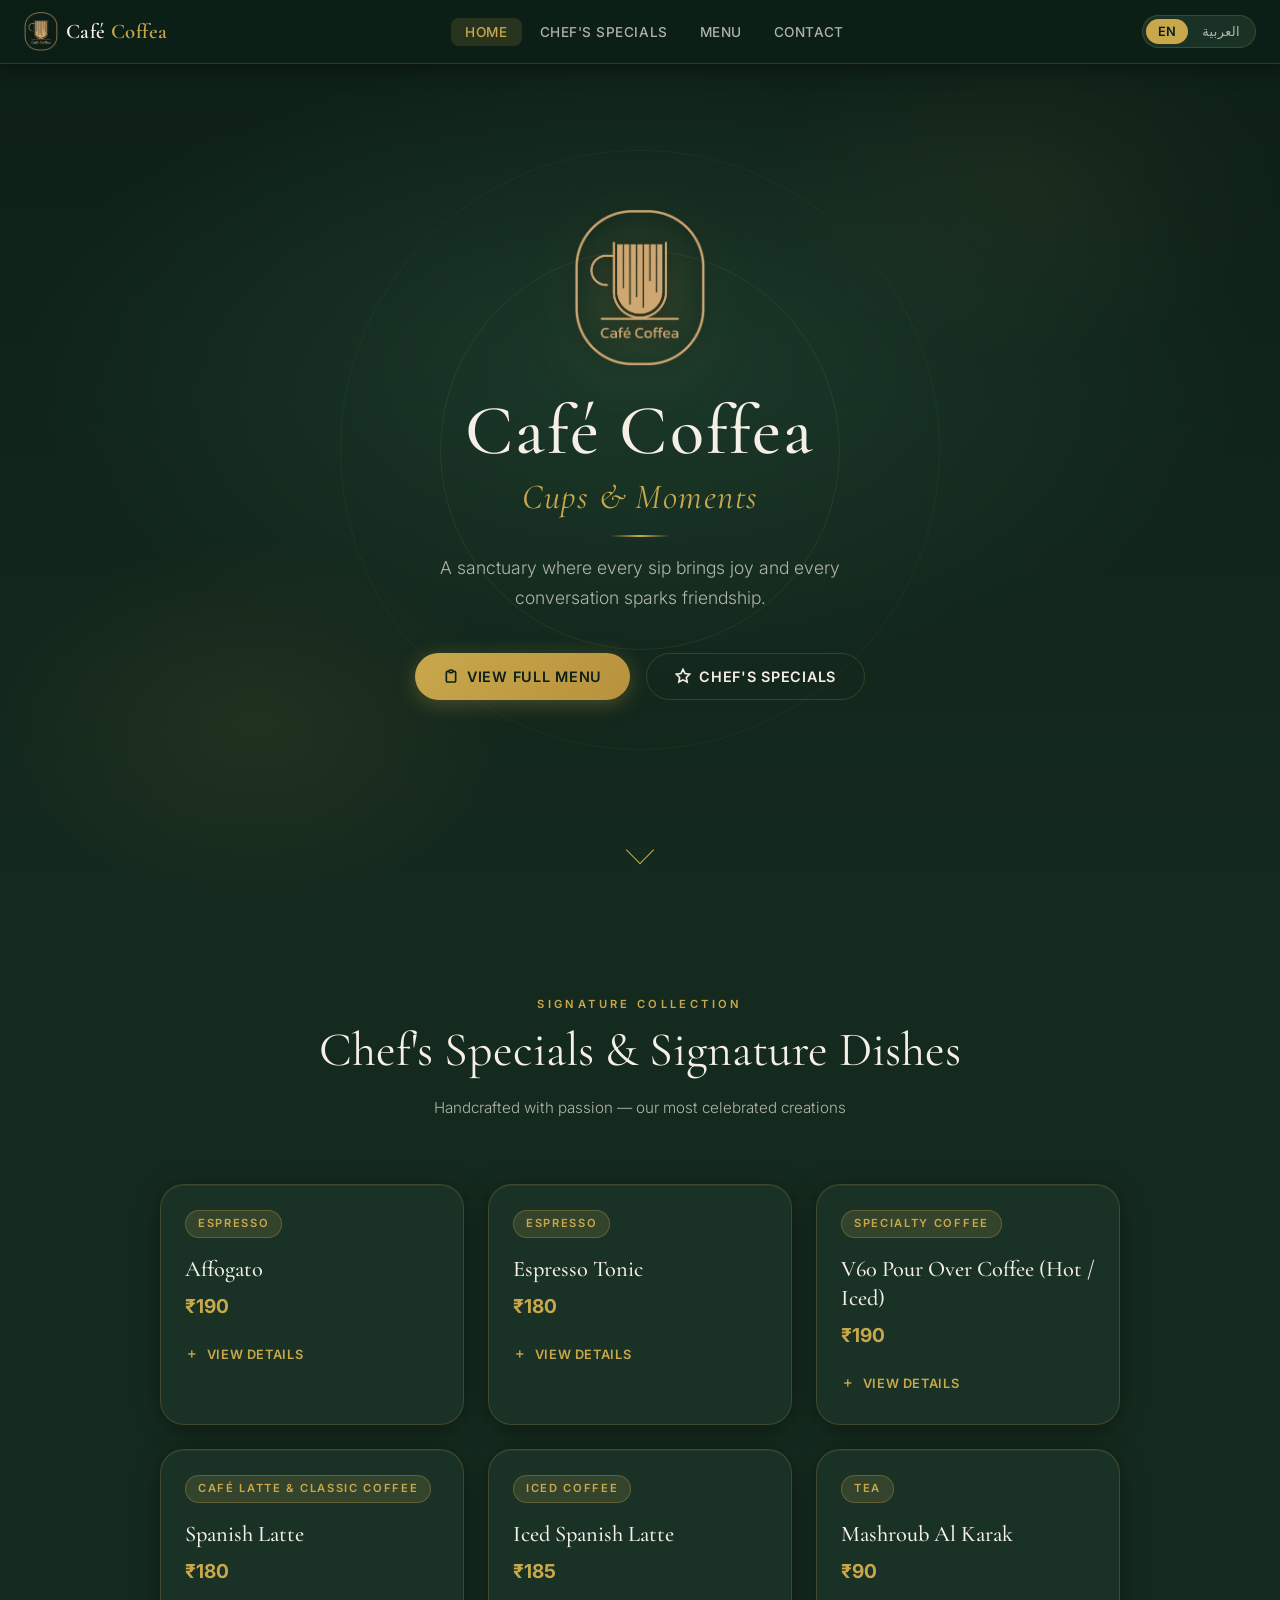
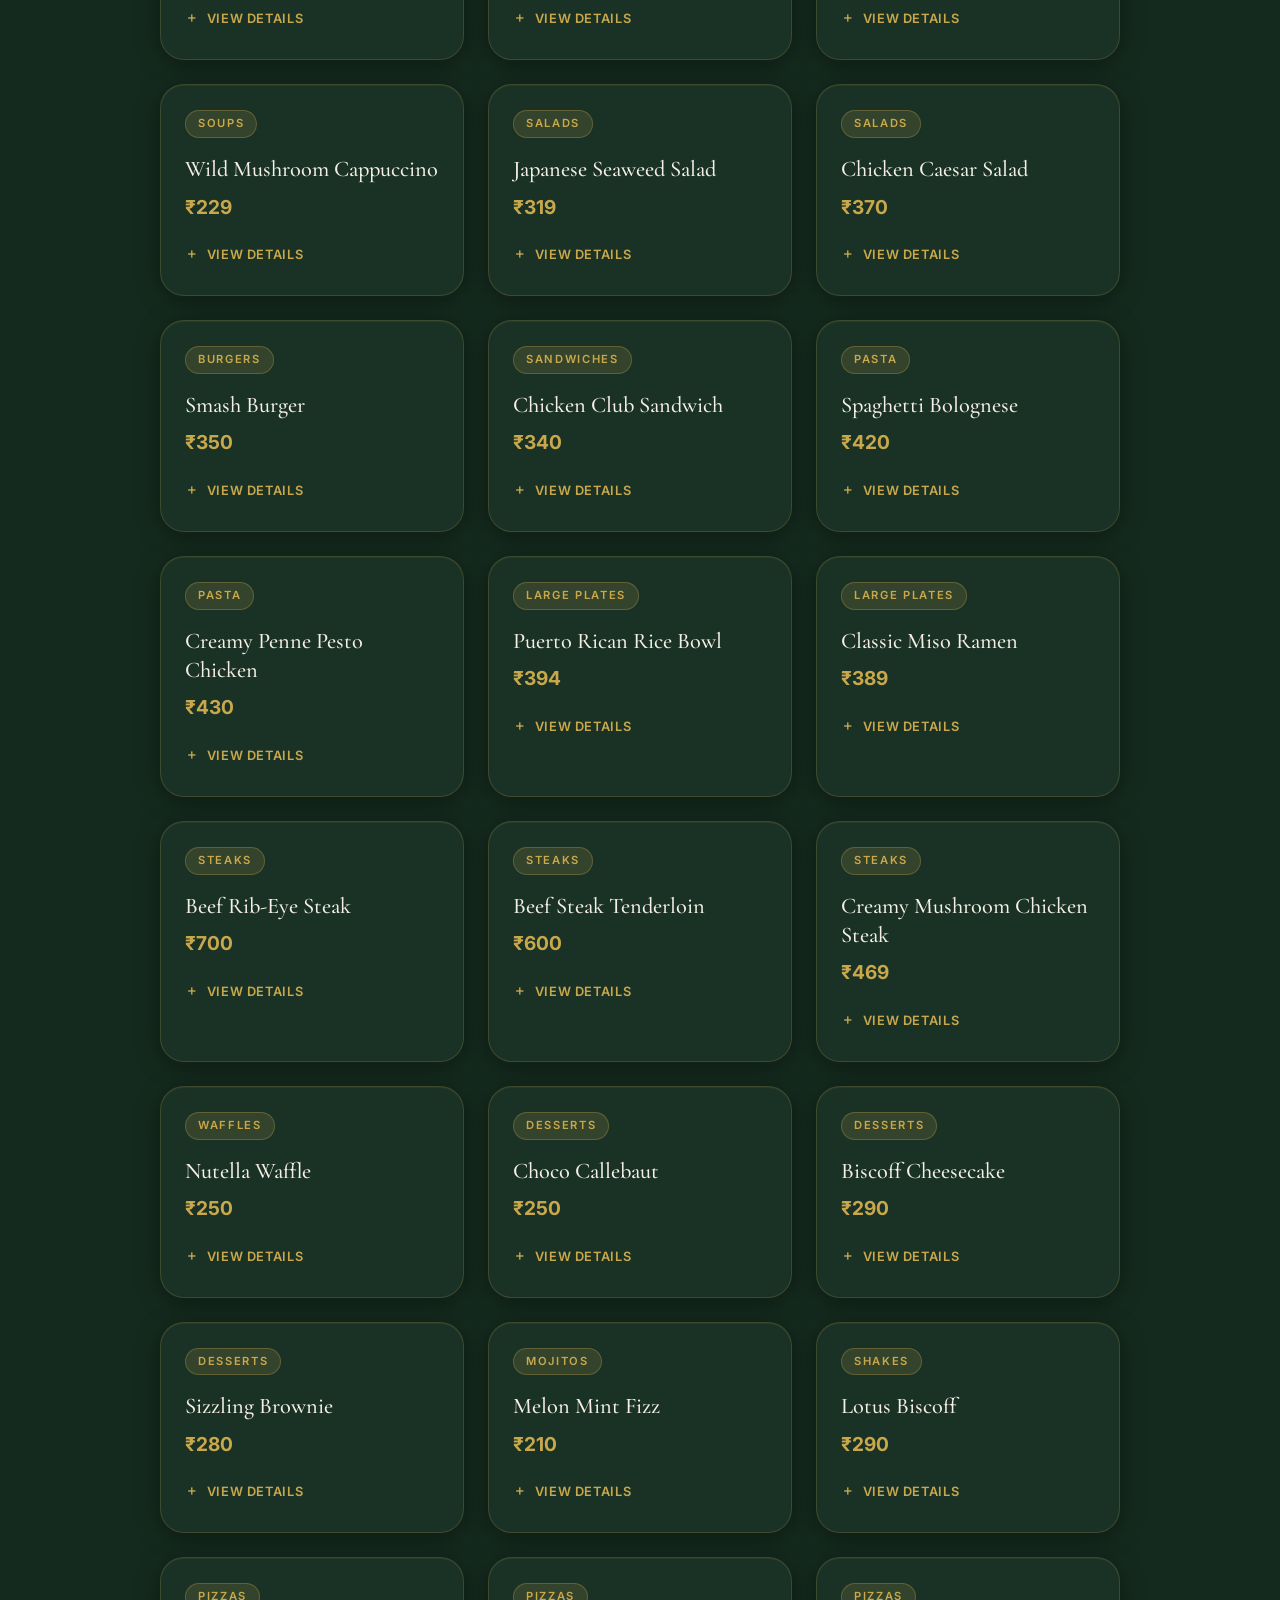
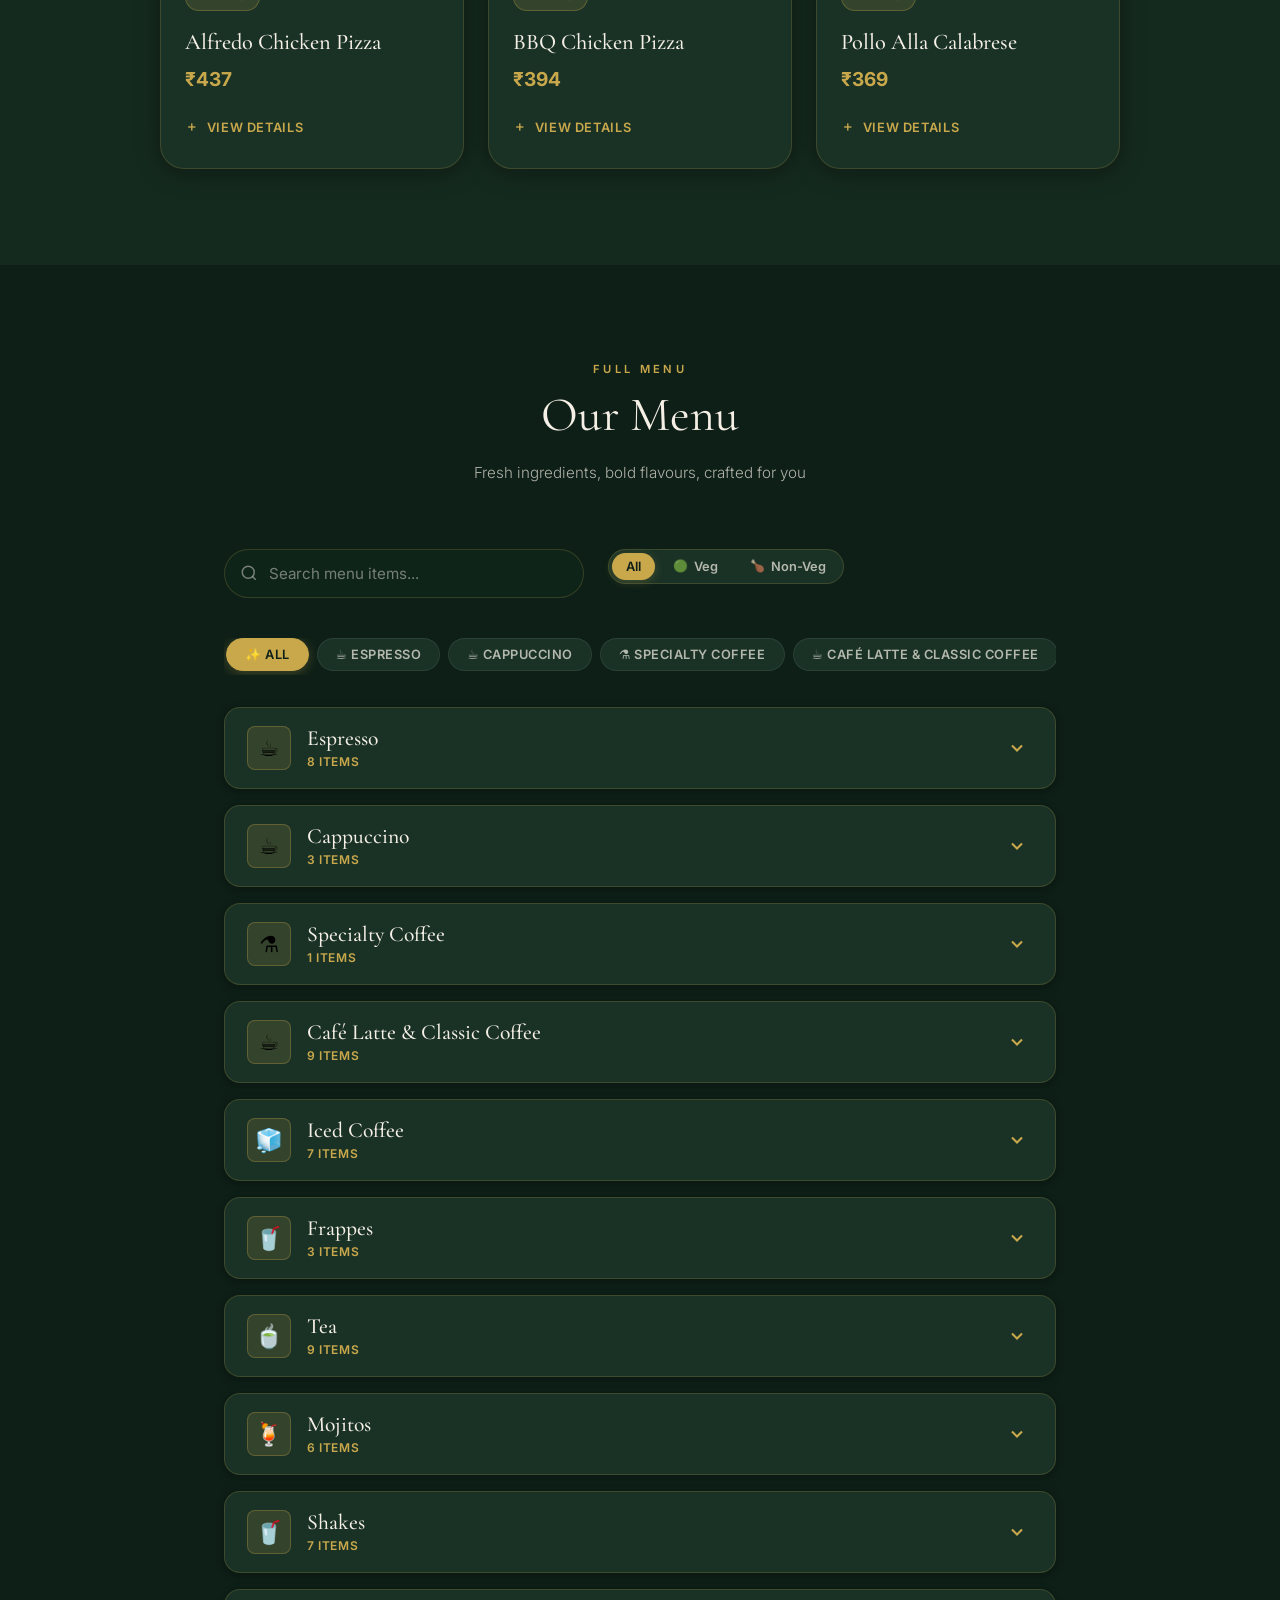
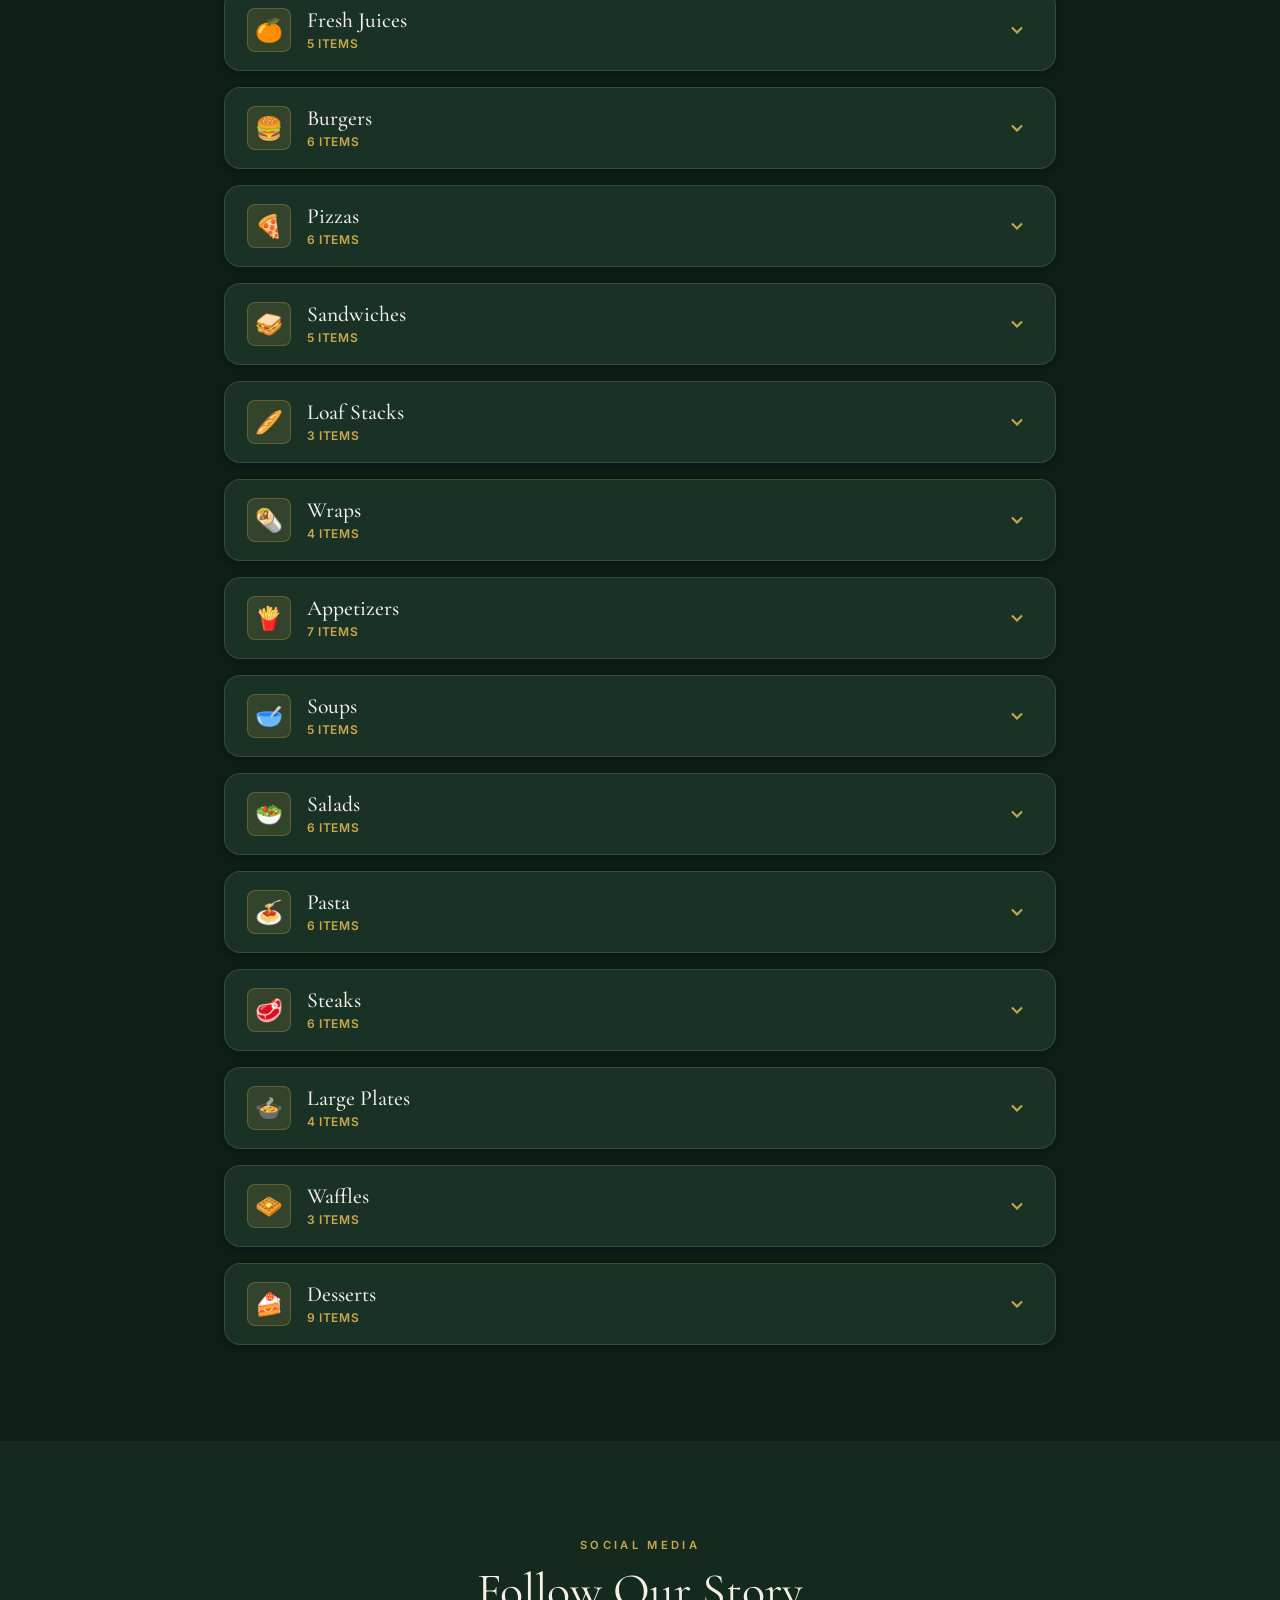
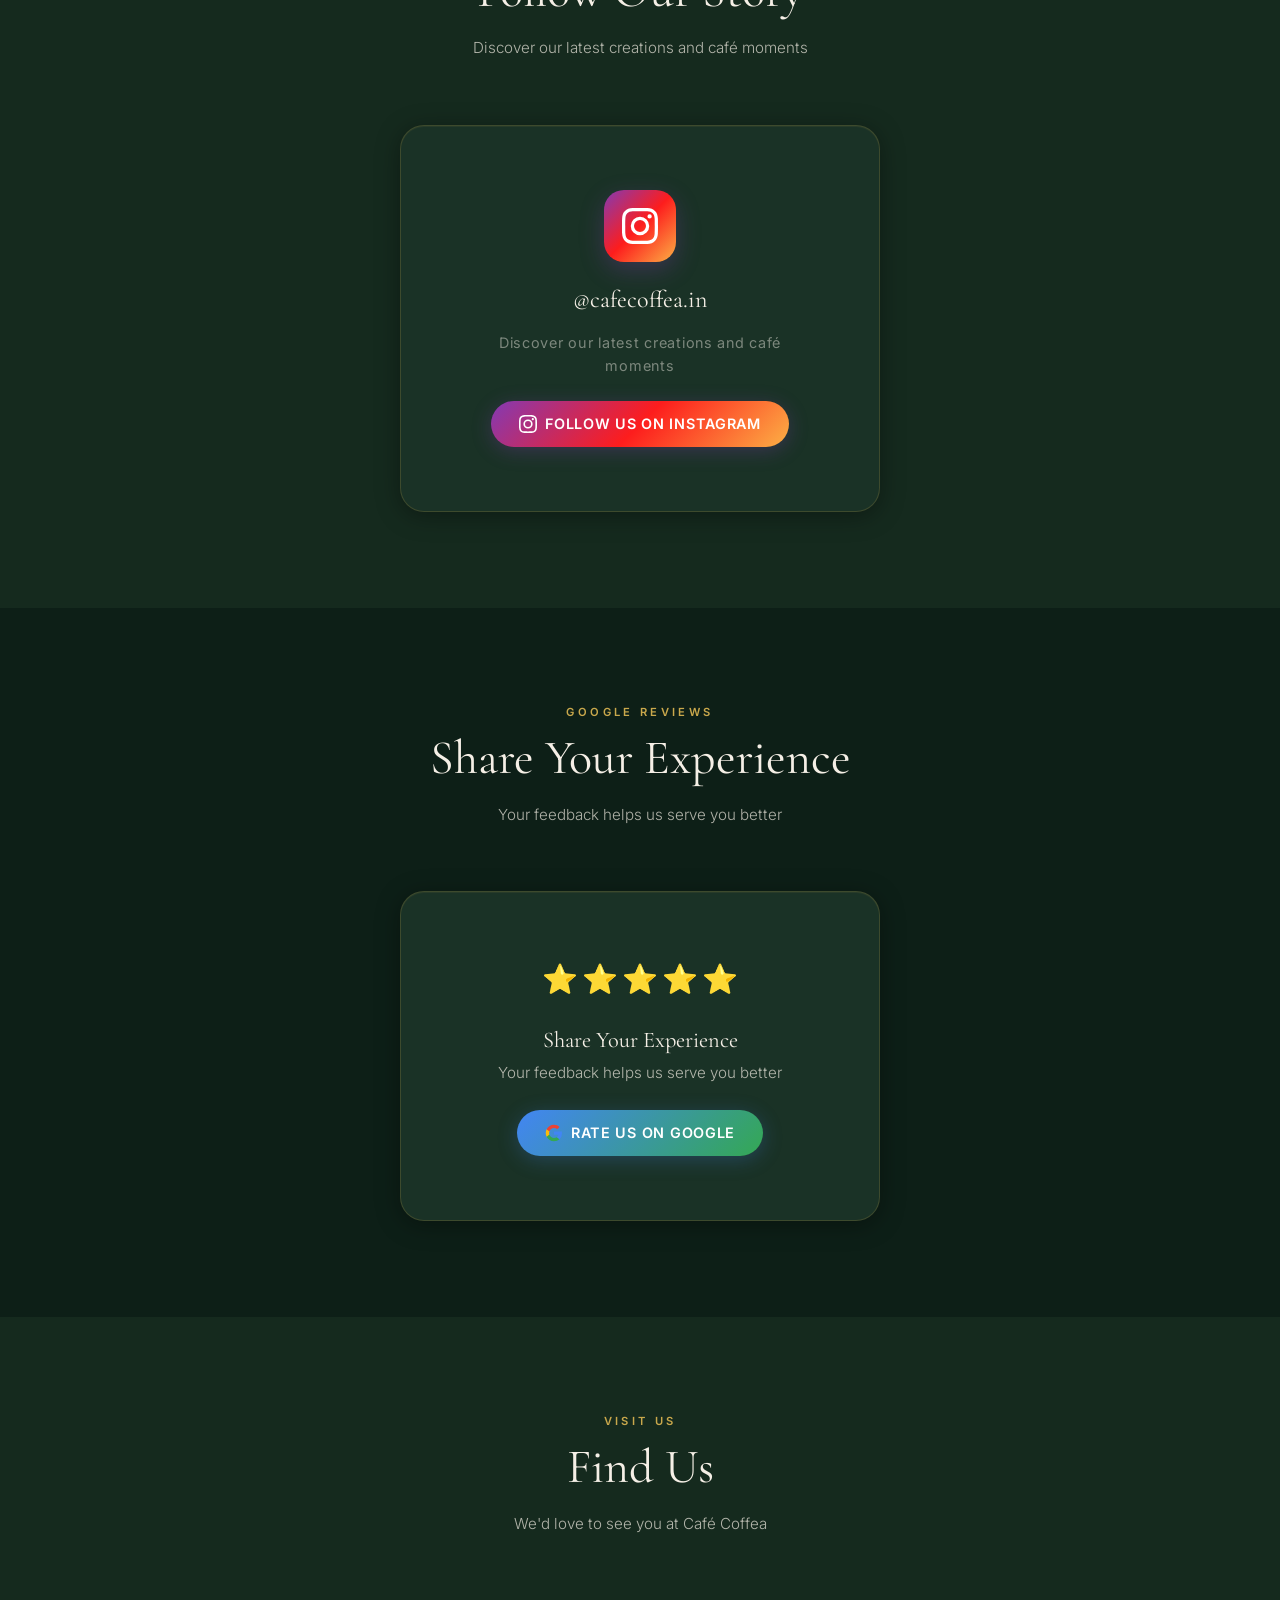
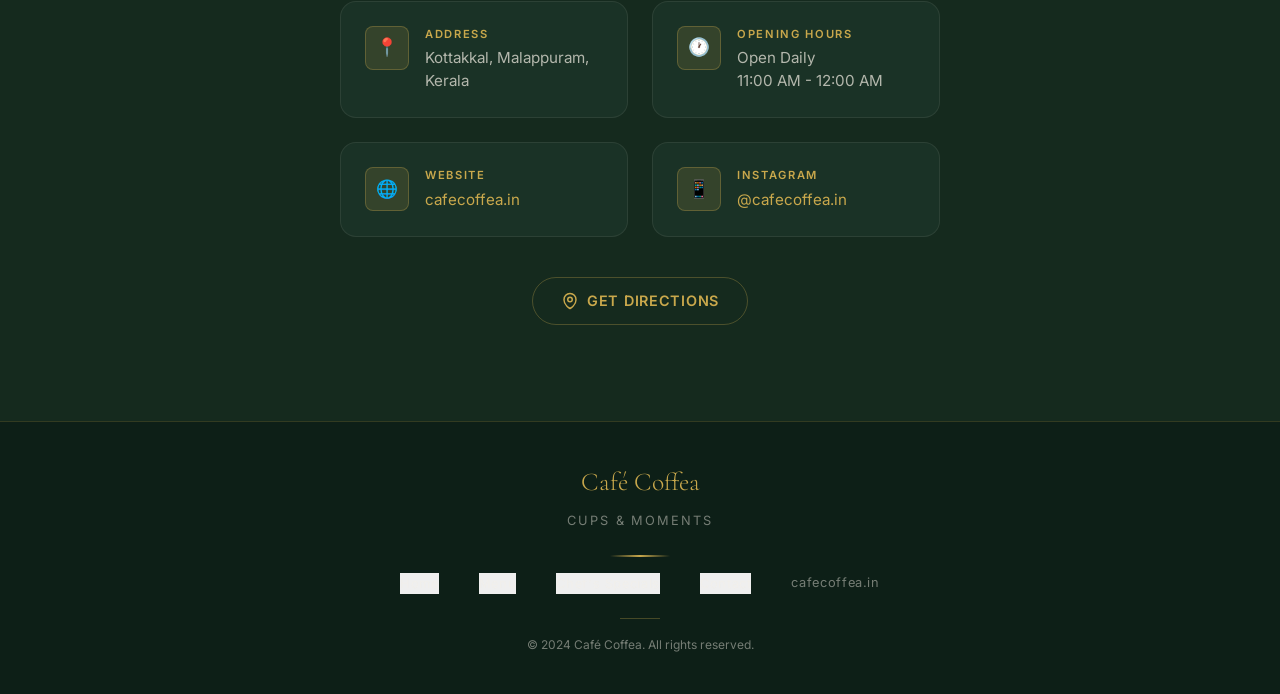
<file: index.html>
<!DOCTYPE html>
<html lang="en" dir="ltr">
<head>
  <meta charset="UTF-8" />
  <meta name="viewport" content="width=device-width, initial-scale=1.0, maximum-scale=5.0" />
  <meta http-equiv="X-UA-Compatible" content="IE=edge" />

  <!-- SEO Meta Tags -->
  <title>Café Coffea – Digital Menu | Kottakkal, Kerala</title>
  <meta name="description" content="Browse Café Coffea's complete digital menu — specialty coffee, gourmet food, desserts, shakes and more. Available in English and Arabic. Kottakkal, Kerala." />
  <meta name="keywords" content="Café Coffea, digital menu, Kottakkal, Kerala, coffee, restaurant, NFC menu" />
  <meta name="robots" content="index, follow" />
  <link rel="canonical" href="https://cafecoffea.in/menu/" />

  <!-- Open Graph -->
  <meta property="og:type" content="website" />
  <meta property="og:title" content="Café Coffea – Digital Menu" />
  <meta property="og:description" content="Browse Café Coffea's complete digital menu in English or Arabic. Specialty coffee, gourmet food & more in Kottakkal, Kerala." />
  <meta property="og:url" content="https://cafecoffea.in/menu/" />
  <meta property="og:site_name" content="Café Coffea" />

  <!-- Twitter Card -->
  <meta name="twitter:card" content="summary" />
  <meta name="twitter:title" content="Café Coffea – Digital Menu" />
  <meta name="twitter:description" content="Browse Café Coffea's complete digital menu in English or Arabic." />

  <!-- PWA & Mobile -->
  <meta name="theme-color" content="#0d1f17" />
  <meta name="apple-mobile-web-app-capable" content="yes" />
  <meta name="apple-mobile-web-app-status-bar-style" content="black-translucent" />
  <meta name="apple-mobile-web-app-title" content="Café Coffea" />
  <link rel="apple-touch-icon" href="https://cafecoffea.in/wp-content/uploads/2024/06/cropped-coffea-favicon-1-180x180.png" />

  <!-- Favicon -->
  <link rel="icon" href="https://cafecoffea.in/wp-content/uploads/2024/06/cropped-coffea-favicon-1-32x32.png" sizes="32x32" />
  <link rel="icon" href="https://cafecoffea.in/wp-content/uploads/2024/06/cropped-coffea-favicon-1-192x192.png" sizes="192x192" />
  <link rel="manifest" href="manifest.json" />

  <!-- Google Fonts (preconnect for performance) -->
  <link rel="preconnect" href="https://fonts.googleapis.com" />
  <link rel="preconnect" href="https://fonts.gstatic.com" crossorigin />
  <link href="https://fonts.googleapis.com/css2?family=Cormorant+Garamond:ital,wght@0,300;0,400;0,500;0,600;0,700;1,300;1,400;1,500&family=Inter:wght@300;400;500;600;700&family=Cairo:wght@300;400;500;600;700;800&display=swap" rel="stylesheet" />

  <!-- Stylesheet -->
  <link rel="stylesheet" href="css/style.css" />

  <!-- Structured Data -->
  <script type="application/ld+json">
  {
    "@context": "https://schema.org",
    "@type": "Restaurant",
    "name": "Café Coffea",
    "url": "https://cafecoffea.in/",
    "description": "Premium café experience in the heart of Kottakkal, Kerala",
    "servesCuisine": ["Coffee", "International", "Continental"],
    "openingHours": "Mo-Su 11:00-00:00",
    "address": {
      "@type": "PostalAddress",
      "addressLocality": "Kottakkal",
      "addressRegion": "Kerala",
      "addressCountry": "IN"
    },
    "sameAs": [
      "https://www.instagram.com/cafecoffea.in/",
      "https://cafecoffea.in/"
    ]
  }
  </script>
</head>
<body class="lang-en">

<!-- ════════════════════════════════════════════════════════
     NAVBAR
     ════════════════════════════════════════════════════════ -->
<nav class="navbar" role="navigation" aria-label="Main navigation">

  <!-- Brand -->
  <div class="navbar-brand">
    <img
      src="assets/images/logo.png"
      alt="Café Coffea Logo"
      class="navbar-brand-logo"
      onerror="this.src='https://cafecoffea.in/wp-content/themes/cafe-coffea/assets/images/cafe-coffea-logo-resized.png'"
    />
    <span>Café <span class="brand-accent">Coffea</span></span>
  </div>

  <!-- Desktop Nav Links -->
  <div class="nav-links" role="menubar">
    <button class="nav-link active" data-section="home" onclick="navigateTo('home')" role="menuitem" id="nav-home" data-i18n="nav_home">Home</button>
    <button class="nav-link" data-section="specials" onclick="navigateTo('specials')" role="menuitem" id="nav-specials" data-i18n="nav_specials">Chef's Specials</button>
    <button class="nav-link" data-section="menu" onclick="navigateTo('menu')" role="menuitem" id="nav-menu" data-i18n="nav_menu">Menu</button>
    <button class="nav-link" data-section="contact" onclick="navigateTo('contact')" role="menuitem" id="nav-contact" data-i18n="nav_contact">Contact</button>
  </div>

  <!-- Right Controls -->
  <div class="navbar-right">
    <!-- Table Badge (shown when table number is detected via NFC / URL) -->
    <div class="table-badge" id="nav-table-badge" style="display: none;" title="Your Table">
      <span class="table-badge-icon">🍽️</span>
      <span id="nav-table-text">Table -</span>
    </div>

    <!-- Language Switcher -->
    <div class="lang-switcher" role="group" aria-label="Language selection">
      <button class="lang-btn active" id="lang-en-btn" onclick="setLanguage('en')" aria-label="Switch to English" lang="en">EN</button>
      <button class="lang-btn" id="lang-ar-btn" onclick="setLanguage('ar')" aria-label="Switch to Arabic" lang="ar">العربية</button>
    </div>

    <!-- Mobile Hamburger -->
    <button class="hamburger" onclick="toggleMobileMenu()" aria-label="Open menu" aria-expanded="false" id="hamburger-btn">
      <span></span>
      <span></span>
      <span></span>
    </button>
  </div>
</nav>

<!-- Table Banner (Visible when table is detected) -->
<aside class="table-banner" id="table-banner" style="display: none;" aria-label="Table information">
  <div class="table-banner-inner">
    <div class="table-banner-left">
      <span class="table-banner-icon">📍</span>
      <div>
        <span class="table-banner-title" id="table-banner-title">Table</span>
        <span class="table-banner-desc" data-i18n="table_banner_desc">Browsing digital menu at your table</span>
      </div>
    </div>
    <button class="btn btn-sm btn-waiter" onclick="callWaiter()" id="banner-waiter-btn" aria-label="Call Waiter">
      <span>🛎️</span>
      <span data-i18n="call_waiter">Call Waiter</span>
    </button>
  </div>
</aside>

<!-- Mobile Menu Overlay -->
<div class="menu-overlay" id="menu-overlay" aria-hidden="true"></div>

<!-- Mobile Slide-In Menu -->
<div class="mobile-menu" id="mobile-menu" role="dialog" aria-modal="true" aria-label="Navigation menu">
  <div class="mobile-menu-inner">
    <button class="mobile-nav-link active" data-section="home" onclick="navigateTo('home')" data-i18n="nav_home">Home</button>
    <button class="mobile-nav-link" data-section="specials" onclick="navigateTo('specials')" data-i18n="nav_specials">Chef's Specials</button>
    <button class="mobile-nav-link" data-section="menu" onclick="navigateTo('menu')" data-i18n="nav_menu">Menu</button>
    <button class="mobile-nav-link" data-section="contact" onclick="navigateTo('contact')" data-i18n="nav_contact">Contact</button>

    <div class="mobile-lang-section">
      <div class="lang-switcher" style="justify-content: center;">
        <button class="lang-btn active" onclick="setLanguage('en')" lang="en">English</button>
        <button class="lang-btn" onclick="setLanguage('ar')" lang="ar">العربية</button>
      </div>
    </div>
  </div>
</div>


<!-- ════════════════════════════════════════════════════════
     HERO SECTION
     ════════════════════════════════════════════════════════ -->
<section class="hero" id="home-section" aria-labelledby="hero-brand">
  <div class="hero-bg" aria-hidden="true"></div>

  <div class="hero-content">
    <!-- Logo -->
    <div class="hero-logo-wrap" aria-hidden="true">
      <img
        src="assets/images/logo.png"
        alt="Café Coffea"
        class="hero-logo-img"
        onerror="this.src='https://cafecoffea.in/wp-content/themes/cafe-coffea/assets/images/cafe-coffea-logo-resized.png'"
      />
    </div>

    <h1 class="hero-brand" id="hero-brand" data-i18n="hero_brand">Café Coffea</h1>
    <h2 class="hero-tagline" id="hero-tagline" data-i18n="hero_tagline">Cups &amp; <span class="gold">Moments</span></h2>

    <div class="gold-divider" aria-hidden="true"></div>

    <p class="hero-subtitle" data-i18n="hero_subtitle">
      A sanctuary where every sip brings joy and every conversation sparks friendship.
    </p>

    <div class="hero-actions">
      <button class="btn btn-primary" onclick="navigateTo('menu')" id="hero-menu-btn">
        <svg width="16" height="16" viewBox="0 0 24 24" fill="none" stroke="currentColor" stroke-width="2.5" aria-hidden="true">
          <path d="M9 5H7a2 2 0 0 0-2 2v12a2 2 0 0 0 2 2h10a2 2 0 0 0 2-2V7a2 2 0 0 0-2-2h-2M9 5a2 2 0 0 0 2 2h2a2 2 0 0 0 2-2M9 5a2 2 0 0 1 2-2h2a2 2 0 0 1 2 2"/>
        </svg>
        <span data-i18n="hero_cta">View Full Menu</span>
      </button>
      <button class="btn btn-outline" onclick="navigateTo('specials')" id="hero-specials-btn">
        <svg width="16" height="16" viewBox="0 0 24 24" fill="none" stroke="currentColor" stroke-width="2.5" aria-hidden="true">
          <polygon points="12 2 15.09 8.26 22 9.27 17 14.14 18.18 21.02 12 17.77 5.82 21.02 7 14.14 2 9.27 8.91 8.26 12 2"/>
        </svg>
        <span data-i18n="hero_specials_cta">Chef's Specials</span>
      </button>
    </div>
  </div>

  <div class="hero-scroll-hint" aria-hidden="true">
    <div class="scroll-arrow"></div>
  </div>
</section>


<!-- ════════════════════════════════════════════════════════
     CHEF'S SPECIALS SECTION
     ════════════════════════════════════════════════════════ -->
<section class="section-alt" id="specials-section" aria-labelledby="specials-title">
  <div class="section-inner">
    <div class="section-header">
      <p class="section-label">Signature Collection</p>
      <h2 class="section-title" id="specials-title" data-i18n="specials_title">Chef's Specials &amp; Signature Dishes</h2>
      <p class="section-subtitle" data-i18n="specials_subtitle">Handcrafted with passion — our most celebrated creations</p>
    </div>

    <!-- Specials Grid — populated by JS -->
    <div class="specials-grid" id="specials-container" role="list" aria-live="polite">
      <!-- Items rendered by app.js -->
    </div>
  </div>
</section>


<!-- ════════════════════════════════════════════════════════
     FULL MENU SECTION
     ════════════════════════════════════════════════════════ -->
<section class="section" id="menu-section" aria-labelledby="menu-title">

  <div class="section-header">
    <p class="section-label">Full Menu</p>
    <h2 class="section-title" id="menu-title" data-i18n="menu_title">Our Menu</h2>
    <p class="section-subtitle" data-i18n="menu_subtitle">Fresh ingredients, bold flavours, crafted for you</p>
  </div>

  <!-- Menu Controls -->
  <div class="menu-controls">
    <!-- Search -->
    <div class="search-wrap">
      <svg class="search-icon" width="18" height="18" viewBox="0 0 24 24" fill="none" stroke="currentColor" stroke-width="2" aria-hidden="true">
        <circle cx="11" cy="11" r="8"/><path d="m21 21-4.35-4.35"/>
      </svg>
      <input
        type="search"
        id="menu-search"
        class="menu-search"
        data-i18n-placeholder="search_placeholder"
        placeholder="Search menu items..."
        aria-label="Search menu items"
        autocomplete="off"
        spellcheck="false"
      />
      <button type="button" class="search-clear-btn" id="search-clear-btn" onclick="clearSearch()" aria-label="Clear search" style="display: none;">✕</button>
    </div>

    <!-- Dietary Filter (All / Veg / Non-Veg) -->
    <div class="dietary-filter" role="group" aria-label="Dietary preferences">
      <button class="diet-btn active" data-diet="all" onclick="setDietaryFilter('all')" data-i18n="diet_all">All</button>
      <button class="diet-btn" data-diet="veg" onclick="setDietaryFilter('veg')"><span class="diet-dot veg-dot">🟢</span> <span data-i18n="diet_veg">Veg</span></button>
      <button class="diet-btn" data-diet="nonveg" onclick="setDietaryFilter('nonveg')"><span class="diet-dot nonveg-dot">🍗</span> <span data-i18n="diet_nonveg">Non-Veg</span></button>
    </div>
  </div>

  <!-- Results Count Badge -->
  <div id="results-count" class="results-count" style="display: none;" aria-live="polite"></div>

  <!-- Category Tabs -->
  <div class="category-tabs-wrap" role="tablist" aria-label="Menu categories">
    <div class="category-tabs" id="category-tabs">
      <!-- Populated by app.js -->
    </div>
  </div>

  <!-- Menu Items — populated by JS -->
  <div id="menu-items-container" role="list" aria-live="polite" aria-label="Menu items" style="margin-top: 2rem;">
    <!-- Items rendered by app.js -->
  </div>
</section>


<!-- ════════════════════════════════════════════════════════
     INSTAGRAM SECTION
     ════════════════════════════════════════════════════════ -->
<section class="section-alt" id="instagram-section" aria-labelledby="instagram-title">
  <div class="section-inner">
    <div class="section-header">
      <p class="section-label">Social Media</p>
      <h2 class="section-title" id="instagram-title" data-i18n="instagram_title">Follow Our Story</h2>
      <p class="section-subtitle" data-i18n="instagram_subtitle">Discover our latest creations and café moments</p>
    </div>

    <div class="instagram-card">
      <!-- Instagram Icon -->
      <div class="instagram-icon-wrap" aria-hidden="true">
        <svg viewBox="0 0 24 24" xmlns="http://www.w3.org/2000/svg">
          <path d="M12 2.163c3.204 0 3.584.012 4.85.07 3.252.148 4.771 1.691 4.919 4.919.058 1.265.069 1.645.069 4.849 0 3.205-.012 3.584-.069 4.849-.149 3.225-1.664 4.771-4.919 4.919-1.266.058-1.644.07-4.85.07-3.204 0-3.584-.012-4.849-.07-3.26-.149-4.771-1.699-4.919-4.92-.058-1.265-.07-1.644-.07-4.849 0-3.204.013-3.583.07-4.849.149-3.227 1.664-4.771 4.919-4.919 1.266-.057 1.645-.069 4.849-.069zM12 0C8.741 0 8.333.014 7.053.072 2.695.272.273 2.69.073 7.052.014 8.333 0 8.741 0 12c0 3.259.014 3.668.072 4.948.2 4.358 2.618 6.78 6.98 6.98C8.333 23.986 8.741 24 12 24c3.259 0 3.668-.014 4.948-.072 4.354-.2 6.782-2.618 6.979-6.98.059-1.28.073-1.689.073-4.948 0-3.259-.014-3.667-.072-4.947-.196-4.354-2.617-6.78-6.979-6.98C15.668.014 15.259 0 12 0zm0 5.838a6.162 6.162 0 1 0 0 12.324 6.162 6.162 0 0 0 0-12.324zM12 16a4 4 0 1 1 0-8 4 4 0 0 1 0 8zm6.406-11.845a1.44 1.44 0 1 0 0 2.881 1.44 1.44 0 0 0 0-2.881z"/>
        </svg>
      </div>

      <h3 class="section-title" style="font-size: 1.5rem; margin-bottom: 0.5rem;">@cafecoffea.in</h3>
      <p class="instagram-handle" data-i18n="instagram_subtitle">Discover our latest creations and café moments</p>

      <div style="margin-top: 1.5rem;">
        <button class="btn btn-instagram" onclick="openInstagram()" id="instagram-follow-btn" aria-label="Follow Café Coffea on Instagram">
          <svg width="18" height="18" viewBox="0 0 24 24" fill="currentColor" aria-hidden="true">
            <path d="M12 2.163c3.204 0 3.584.012 4.85.07 3.252.148 4.771 1.691 4.919 4.919.058 1.265.069 1.645.069 4.849 0 3.205-.012 3.584-.069 4.849-.149 3.225-1.664 4.771-4.919 4.919-1.266.058-1.644.07-4.85.07-3.204 0-3.584-.012-4.849-.07-3.26-.149-4.771-1.699-4.919-4.92-.058-1.265-.07-1.644-.07-4.849 0-3.204.013-3.583.07-4.849.149-3.227 1.664-4.771 4.919-4.919 1.266-.057 1.645-.069 4.849-.069zM12 0C8.741 0 8.333.014 7.053.072 2.695.272.273 2.69.073 7.052.014 8.333 0 8.741 0 12c0 3.259.014 3.668.072 4.948.2 4.358 2.618 6.78 6.98 6.98C8.333 23.986 8.741 24 12 24c3.259 0 3.668-.014 4.948-.072 4.354-.2 6.782-2.618 6.979-6.98.059-1.28.073-1.689.073-4.948 0-3.259-.014-3.667-.072-4.947-.196-4.354-2.617-6.78-6.979-6.98C15.668.014 15.259 0 12 0zm0 5.838a6.162 6.162 0 1 0 0 12.324 6.162 6.162 0 0 0 0-12.324zM12 16a4 4 0 1 1 0-8 4 4 0 0 1 0 8zm6.406-11.845a1.44 1.44 0 1 0 0 2.881 1.44 1.44 0 0 0 0-2.881z"/>
          </svg>
          <span data-i18n="instagram_btn">Follow Us on Instagram</span>
        </button>
      </div>
    </div>
  </div>
</section>


<!-- ════════════════════════════════════════════════════════
     GOOGLE REVIEW SECTION
     ════════════════════════════════════════════════════════ -->
<section class="section" id="review-section" aria-labelledby="review-title">

  <div class="section-header">
    <p class="section-label">Google Reviews</p>
    <h2 class="section-title" id="review-title" data-i18n="review_title">Share Your Experience</h2>
    <p class="section-subtitle" data-i18n="review_subtitle">Your feedback helps us serve you better</p>
  </div>

  <div class="review-card">
    <div class="stars-display" aria-label="5 stars" role="img">
      <span>⭐</span><span>⭐</span><span>⭐</span><span>⭐</span><span>⭐</span>
    </div>

    <h3 class="section-title" style="font-size: 1.4rem; margin-bottom: 0.5rem;" data-i18n="review_title">Share Your Experience</h3>
    <p class="section-subtitle" data-i18n="review_subtitle">Your feedback helps us serve you better</p>

    <div style="margin-top: 1.5rem;">
      <button class="btn btn-google" onclick="openGoogleReview()" id="google-review-btn" aria-label="Rate Café Coffea on Google">
        <svg width="18" height="18" viewBox="0 0 24 24" fill="currentColor" aria-hidden="true">
          <path d="M22.56 12.25c0-.78-.07-1.53-.2-2.25H12v4.26h5.92c-.26 1.37-1.04 2.53-2.21 3.31v2.77h3.57c2.08-1.92 3.28-4.74 3.28-8.09z" fill="#4285F4"/>
          <path d="M12 23c2.97 0 5.46-.98 7.28-2.66l-3.57-2.77c-.98.66-2.23 1.06-3.71 1.06-2.86 0-5.29-1.93-6.16-4.53H2.18v2.84C3.99 20.53 7.7 23 12 23z" fill="#34A853"/>
          <path d="M5.84 14.09c-.22-.66-.35-1.36-.35-2.09s.13-1.43.35-2.09V7.07H2.18C1.43 8.55 1 10.22 1 12s.43 3.45 1.18 4.93l2.85-2.22.81-.62z" fill="#FBBC05"/>
          <path d="M12 5.38c1.62 0 3.06.56 4.21 1.64l3.15-3.15C17.45 2.09 14.97 1 12 1 7.7 1 3.99 3.47 2.18 7.07l3.66 2.84c.87-2.6 3.3-4.53 6.16-4.53z" fill="#EA4335"/>
        </svg>
        <span data-i18n="review_btn">Rate Us on Google</span>
      </button>
    </div>
  </div>
</section>


<!-- ════════════════════════════════════════════════════════
     CONTACT & LOCATION SECTION
     ════════════════════════════════════════════════════════ -->
<section class="section-alt" id="contact-section" aria-labelledby="contact-title">
  <div class="section-inner">

    <div class="section-header">
      <p class="section-label">Visit Us</p>
      <h2 class="section-title" id="contact-title" data-i18n="contact_title">Find Us</h2>
      <p class="section-subtitle" data-i18n="contact_subtitle">We'd love to see you at Café Coffea</p>
    </div>

    <div class="contact-grid">

      <!-- Address -->
      <div class="contact-card">
        <div class="contact-icon" aria-hidden="true">📍</div>
        <div>
          <div class="contact-info-label" data-i18n="address_label">Address</div>
          <div class="contact-info-value" id="contact-address-text">Kottakkal, Malappuram, Kerala</div>
        </div>
      </div>

      <!-- Opening Hours -->
      <div class="contact-card">
        <div class="contact-icon" aria-hidden="true">🕐</div>
        <div>
          <div class="contact-info-label" data-i18n="hours_label">Opening Hours</div>
          <div class="contact-info-value">
            <div id="contact-days-text">Open Daily</div>
            <div id="contact-hours-text">11:00 AM – 12:00 AM</div>
          </div>
        </div>
      </div>

      <!-- Website -->
      <div class="contact-card">
        <div class="contact-icon" aria-hidden="true">🌐</div>
        <div>
          <div class="contact-info-label">Website</div>
          <div class="contact-info-value">
            <a href="https://cafecoffea.in/" target="_blank" rel="noopener noreferrer" style="color: var(--color-gold);">cafecoffea.in</a>
          </div>
        </div>
      </div>

      <!-- Instagram -->
      <div class="contact-card">
        <div class="contact-icon" aria-hidden="true">📱</div>
        <div>
          <div class="contact-info-label">Instagram</div>
          <div class="contact-info-value">
            <a href="https://www.instagram.com/cafecoffea.in/" target="_blank" rel="noopener noreferrer" style="color: var(--color-gold);">@cafecoffea.in</a>
          </div>
        </div>
      </div>
    </div>

    <!-- Action Buttons -->
    <div class="contact-actions">
      <button class="btn btn-maps" onclick="openGoogleMaps()" id="maps-btn" aria-label="Get directions to Café Coffea">
        <svg width="18" height="18" viewBox="0 0 24 24" fill="none" stroke="currentColor" stroke-width="2" aria-hidden="true">
          <path d="M12 22s-8-4.5-8-11.8A8 8 0 0 1 12 2a8 8 0 0 1 8 8.2c0 7.3-8 11.8-8 11.8z"/>
          <circle cx="12" cy="10" r="3"/>
        </svg>
        <span data-i18n="directions_btn">Get Directions</span>
      </button>

      <button class="btn btn-whatsapp" onclick="openWhatsApp()" id="whatsapp-btn" aria-label="Chat with Café Coffea on WhatsApp">
        <svg width="18" height="18" viewBox="0 0 24 24" fill="currentColor" aria-hidden="true">
          <path d="M17.472 14.382c-.297-.149-1.758-.867-2.03-.967-.273-.099-.471-.148-.67.15-.197.297-.767.966-.94 1.164-.173.199-.347.223-.644.075-.297-.15-1.255-.463-2.39-1.475-.883-.788-1.48-1.761-1.653-2.059-.173-.297-.018-.458.13-.606.134-.133.298-.347.446-.52.149-.174.198-.298.298-.497.099-.198.05-.371-.025-.52-.075-.149-.669-1.612-.916-2.207-.242-.579-.487-.5-.669-.51-.173-.008-.371-.01-.57-.01-.198 0-.52.074-.792.372-.272.297-1.04 1.016-1.04 2.479 0 1.462 1.065 2.875 1.213 3.074.149.198 2.096 3.2 5.077 4.487.709.306 1.262.489 1.694.625.712.227 1.36.195 1.871.118.571-.085 1.758-.719 2.006-1.413.248-.694.248-1.289.173-1.413-.074-.124-.272-.198-.57-.347m-5.421 7.403h-.004a9.87 9.87 0 0 1-5.031-1.378l-.361-.214-3.741.982.998-3.648-.235-.374a9.86 9.86 0 0 1-1.51-5.26c.001-5.45 4.436-9.884 9.888-9.884 2.64 0 5.122 1.03 6.988 2.898a9.825 9.825 0 0 1 2.893 6.994c-.003 5.45-4.437 9.884-9.885 9.884m8.413-18.297A11.815 11.815 0 0 0 12.05 0C5.495 0 .16 5.335.157 11.892c0 2.096.547 4.142 1.588 5.945L.057 24l6.305-1.654a11.882 11.882 0 0 0 5.683 1.448h.005c6.554 0 11.89-5.335 11.893-11.893a11.821 11.821 0 0 0-3.48-8.413z"/>
        </svg>
        <span data-i18n="whatsapp_btn">Chat on WhatsApp</span>
      </button>
    </div>

  </div>
</section>


<!-- ════════════════════════════════════════════════════════
     FOOTER
     ════════════════════════════════════════════════════════ -->
<footer class="footer" role="contentinfo">
  <div class="footer-logo">Café Coffea</div>
  <div class="footer-tagline" data-i18n="footer_tagline">Cups &amp; Moments</div>

  <div class="gold-divider" style="margin: 1rem auto;"></div>

  <div class="footer-links">
    <button class="footer-link" onclick="navigateTo('home')" data-i18n="nav_home">Home</button>
    <button class="footer-link" onclick="navigateTo('menu')" data-i18n="nav_menu">Menu</button>
    <button class="footer-link" onclick="navigateTo('specials')" data-i18n="nav_specials">Chef's Specials</button>
    <button class="footer-link" onclick="navigateTo('contact')" data-i18n="nav_contact">Contact</button>
    <a class="footer-link" href="https://cafecoffea.in/" target="_blank" rel="noopener noreferrer" data-i18n="footer_website">cafecoffea.in</a>
  </div>

  <div class="footer-divider"></div>
  <p class="footer-rights" data-i18n="footer_rights">© 2024 Café Coffea. All rights reserved.</p>
</footer>


<!-- ════════════════════════════════════════════════════════
     FLOATING ACTIONS
     ════════════════════════════════════════════════════════ -->
<button class="back-to-top" id="back-to-top-btn" onclick="scrollToTop()" aria-label="Back to top" style="display: none;">
  <svg width="20" height="20" viewBox="0 0 24 24" fill="none" stroke="currentColor" stroke-width="2.5" aria-hidden="true">
    <path d="m18 15-6-6-6 6"/>
  </svg>
</button>

<!-- ════════════════════════════════════════════════════════
     SCRIPTS
     ════════════════════════════════════════════════════════ -->
<script src="js/menuData.js"></script>
<script src="js/app.js"></script>

</body>
</html>
</file>
<file: css/style.css>
/* ═══════════════════════════════════════════════════════════
   CAFÉ COFFEA – NFC DIGITAL MENU
   Premium Luxury Dark Green Design System
   ═══════════════════════════════════════════════════════════ */

/* ─── Google Fonts ─── */
@import url('https://fonts.googleapis.com/css2?family=Cormorant+Garamond:ital,wght@0,300;0,400;0,500;0,600;0,700;1,300;1,400;1,500&family=Inter:wght@300;400;500;600;700&family=Cairo:wght@300;400;500;600;700;800&display=swap');

/* ─── CSS Variables ─── */
:root {
  /* Color Palette */
  --color-bg-primary:       #0d1f17;    /* Deep forest green */
  --color-bg-secondary:     #152a1e;    /* Dark emerald */
  --color-bg-card:          #1a3226;    /* Card background */
  --color-bg-card-hover:    #1f3c2e;    /* Card hover */
  --color-bg-input:         #0f2419;    /* Input background */
  --color-bg-overlay:       rgba(0, 0, 0, 0.6);
  --color-bg-nav:           rgba(13, 31, 23, 0.97);
  --color-bg-section-alt:   #111e17;    /* Alternate section bg */

  --color-gold:             #c9a84c;    /* Warm gold accent */
  --color-gold-light:       #e8c87a;    /* Light gold */
  --color-gold-dim:         rgba(201, 168, 76, 0.15);
  --color-gold-border:      rgba(201, 168, 76, 0.3);

  --color-cream:            #f5efe6;    /* Warm cream */
  --color-cream-dim:        rgba(245, 239, 230, 0.7);
  --color-cream-muted:      rgba(245, 239, 230, 0.4);

  --color-text-primary:     #f5efe6;    /* Main text */
  --color-text-secondary:   rgba(245, 239, 230, 0.7);
  --color-text-muted:       rgba(245, 239, 230, 0.45);
  --color-text-gold:        #c9a84c;

  --color-green-light:      #2d5a42;    /* Lighter green */
  --color-green-mid:        #234838;    /* Mid green */
  --color-border:           rgba(201, 168, 76, 0.2);
  --color-border-light:     rgba(245, 239, 230, 0.08);

  /* Typography */
  --font-heading:     'Cormorant Garamond', 'Georgia', serif;
  --font-body:        'Inter', system-ui, sans-serif;
  --font-arabic:      'Cairo', 'Arial', sans-serif;

  /* Spacing */
  --space-xs:   0.25rem;
  --space-sm:   0.5rem;
  --space-md:   1rem;
  --space-lg:   1.5rem;
  --space-xl:   2.5rem;
  --space-2xl:  4rem;
  --space-3xl:  6rem;

  /* Border Radius */
  --radius-sm:   4px;
  --radius-md:   8px;
  --radius-lg:   16px;
  --radius-xl:   24px;
  --radius-pill: 999px;

  /* Shadows */
  --shadow-sm:    0 2px 8px rgba(0,0,0,0.3);
  --shadow-md:    0 4px 20px rgba(0,0,0,0.4);
  --shadow-lg:    0 8px 40px rgba(0,0,0,0.5);
  --shadow-gold:  0 0 20px rgba(201, 168, 76, 0.15);
  --shadow-card:  0 4px 24px rgba(0,0,0,0.35), inset 0 1px 0 rgba(201,168,76,0.08);

  /* Transitions */
  --transition-fast:   150ms ease;
  --transition-mid:    250ms ease;
  --transition-slow:   400ms cubic-bezier(0.4, 0, 0.2, 1);

  /* Nav height */
  --nav-height: 64px;
}

/* ─── Reset & Base ─── */
*, *::before, *::after {
  box-sizing: border-box;
  margin: 0;
  padding: 0;
}

html {
  scroll-behavior: smooth;
  scroll-padding-top: calc(var(--nav-height) + 16px);
  -webkit-text-size-adjust: 100%;
}

section, .section, .section-alt {
  scroll-margin-top: calc(var(--nav-height) + 16px);
}

body {
  font-family: var(--font-body);
  background-color: var(--color-bg-primary);
  color: var(--color-text-primary);
  line-height: 1.6;
  min-height: 100vh;
  overflow-x: hidden;
  -webkit-font-smoothing: antialiased;
  -moz-osx-font-smoothing: grayscale;
}

/* ─── Arabic Font Override ─── */
body.lang-ar,
body.lang-ar * {
  font-family: var(--font-arabic) !important;
  letter-spacing: 0 !important;
}

body.lang-ar h1,
body.lang-ar h2,
body.lang-ar h3,
body.lang-ar .hero-title {
  font-family: var(--font-arabic) !important;
}

img { max-width: 100%; height: auto; display: block; }
a { color: inherit; text-decoration: none; }
button { cursor: pointer; font-family: inherit; border: none; outline: none; }
input { font-family: inherit; }
ul { list-style: none; }

/* ─── Scrollbar ─── */
::-webkit-scrollbar { width: 4px; }
::-webkit-scrollbar-track { background: var(--color-bg-secondary); }
::-webkit-scrollbar-thumb { background: var(--color-gold); border-radius: var(--radius-pill); }

/* ═══════════════════════════════════════════════════════════
   NAVIGATION
   ═══════════════════════════════════════════════════════════ */
.navbar {
  position: fixed;
  top: 0;
  left: 0;
  right: 0;
  z-index: 1000;
  height: var(--nav-height);
  background: var(--color-bg-nav);
  backdrop-filter: blur(20px);
  -webkit-backdrop-filter: blur(20px);
  border-bottom: 1px solid var(--color-border);
  display: flex;
  align-items: center;
  justify-content: space-between;
  padding: 0 var(--space-lg);
  box-shadow: 0 2px 20px rgba(0,0,0,0.4);
}

.navbar-brand {
  display: flex;
  align-items: center;
  gap: var(--space-sm);
  font-family: var(--font-heading);
  font-size: 1.3rem;
  font-weight: 600;
  color: var(--color-cream);
  letter-spacing: 0.02em;
  flex-shrink: 0;
}

.navbar-brand-logo {
  height: 40px;
  width: auto;
  max-width: 48px;
  object-fit: contain;
  filter: drop-shadow(0 2px 4px rgba(0,0,0,0.5));
}

.navbar-brand span.brand-accent {
  color: var(--color-gold);
}

.navbar-right {
  display: flex;
  align-items: center;
  gap: var(--space-md);
}

/* Language Switcher */
.lang-switcher {
  display: flex;
  align-items: center;
  gap: 2px;
  background: var(--color-bg-card);
  border: 1px solid var(--color-border);
  border-radius: var(--radius-pill);
  padding: 3px;
}

.lang-btn {
  padding: 5px 12px;
  border-radius: var(--radius-pill);
  font-size: 0.8rem;
  font-weight: 500;
  color: var(--color-text-secondary);
  background: transparent;
  transition: all var(--transition-fast);
  letter-spacing: 0.03em;
  white-space: nowrap;
}

.lang-btn.active {
  background: var(--color-gold);
  color: var(--color-bg-primary);
  font-weight: 600;
}

.lang-btn:hover:not(.active) {
  color: var(--color-cream);
}

/* Desktop Nav Links */
.nav-links {
  display: flex;
  align-items: center;
  gap: var(--space-xs);
}

.nav-link {
  padding: 6px 14px;
  font-size: 0.85rem;
  font-weight: 500;
  color: var(--color-text-secondary);
  border-radius: var(--radius-md);
  transition: all var(--transition-fast);
  letter-spacing: 0.04em;
  text-transform: uppercase;
  cursor: pointer;
  background: transparent;
}

.nav-link:hover {
  color: var(--color-cream);
  background: rgba(255,255,255,0.06);
}

.nav-link.active {
  color: var(--color-gold);
  background: var(--color-gold-dim);
}

/* Mobile Hamburger */
.hamburger {
  display: none;
  flex-direction: column;
  justify-content: center;
  align-items: center;
  gap: 5px;
  width: 40px;
  height: 40px;
  padding: 8px;
  background: transparent;
  cursor: pointer;
  z-index: 1010;
  border-radius: var(--radius-sm);
  transition: background var(--transition-fast);
}

.hamburger:hover {
  background: rgba(255, 255, 255, 0.08);
}

.hamburger span {
  display: block;
  width: 22px;
  height: 2px;
  background: var(--color-cream);
  border-radius: 2px;
  transition: transform var(--transition-mid), opacity var(--transition-mid);
}

.hamburger.open span:nth-child(1) {
  transform: translateY(7px) rotate(45deg);
}

.hamburger.open span:nth-child(2) {
  opacity: 0;
  transform: scaleX(0);
}

.hamburger.open span:nth-child(3) {
  transform: translateY(-7px) rotate(-45deg);
}

/* Mobile Menu */
.mobile-menu {
  display: none !important;
  pointer-events: none !important;
  visibility: hidden;
  position: fixed;
  top: var(--nav-height);
  left: 0;
  right: 0;
  bottom: 0;
  background: rgba(13, 31, 23, 0.98);
  backdrop-filter: blur(25px);
  -webkit-backdrop-filter: blur(25px);
  z-index: 1001;
  opacity: 0;
  transform: translateY(-8px);
  transition: opacity var(--transition-mid), transform var(--transition-mid);
  overflow-y: auto;
  border-top: 1px solid var(--color-border);
  box-shadow: 0 16px 40px rgba(0, 0, 0, 0.6);
}

.mobile-menu.open,
body.lang-ar .mobile-menu.open {
  display: block !important;
  pointer-events: auto !important;
  visibility: visible !important;
  opacity: 1 !important;
  transform: translateY(0) !important;
}

body.lang-ar .mobile-menu {
  direction: rtl;
  text-align: right;
  left: 0;
  right: 0;
}

.mobile-menu-inner {
  padding: var(--space-xl) var(--space-lg);
  display: flex;
  flex-direction: column;
  gap: var(--space-sm);
}

body.lang-ar .mobile-menu-inner {
  direction: rtl;
  text-align: right;
}

.mobile-nav-link {
  padding: var(--space-md) var(--space-lg);
  font-size: 1.1rem;
  font-weight: 500;
  color: var(--color-text-secondary);
  border-radius: var(--radius-lg);
  cursor: pointer;
  transition: all var(--transition-fast);
  border: 1px solid transparent;
  background: transparent;
  text-align: left;
  letter-spacing: 0.03em;
}

body.lang-ar .mobile-nav-link {
  text-align: right;
  direction: rtl;
  display: flex;
  align-items: center;
  justify-content: flex-start;
}

.mobile-nav-link:hover,
.mobile-nav-link.active {
  color: var(--color-gold);
  background: var(--color-gold-dim);
  border-color: var(--color-gold-border);
}

.mobile-lang-section {
  padding: var(--space-lg);
  border-top: 1px solid var(--color-border);
  margin-top: var(--space-lg);
}

.menu-overlay {
  display: none;
  position: fixed;
  inset: 0;
  background: var(--color-bg-overlay);
  z-index: 998;
  backdrop-filter: blur(4px);
  -webkit-backdrop-filter: blur(4px);
}

.menu-overlay.active {
  display: block;
}

/* ═══════════════════════════════════════════════════════════
   HERO SECTION
   ═══════════════════════════════════════════════════════════ */
.hero {
  min-height: 100vh;
  display: flex;
  align-items: center;
  justify-content: center;
  position: relative;
  overflow: hidden;
  padding: calc(var(--nav-height) + var(--space-xl)) var(--space-lg) var(--space-3xl);
}

.hero-bg {
  position: absolute;
  inset: 0;
  background:
    radial-gradient(ellipse 80% 60% at 50% 40%, rgba(45, 90, 66, 0.4) 0%, transparent 60%),
    radial-gradient(ellipse 40% 40% at 20% 80%, rgba(201, 168, 76, 0.08) 0%, transparent 50%),
    radial-gradient(ellipse 40% 40% at 80% 20%, rgba(201, 168, 76, 0.06) 0%, transparent 50%),
    linear-gradient(180deg, var(--color-bg-primary) 0%, var(--color-bg-secondary) 100%);
  z-index: 0;
}

/* Decorative texture rings */
.hero-bg::before {
  content: '';
  position: absolute;
  top: 50%;
  left: 50%;
  transform: translate(-50%, -50%);
  width: min(600px, 100vw);
  height: min(600px, 100vw);
  border-radius: 50%;
  border: 1px solid rgba(201, 168, 76, 0.06);
  animation: pulse-ring 4s ease-in-out infinite;
}

.hero-bg::after {
  content: '';
  position: absolute;
  top: 50%;
  left: 50%;
  transform: translate(-50%, -50%);
  width: min(400px, 80vw);
  height: min(400px, 80vw);
  border-radius: 50%;
  border: 1px solid rgba(201, 168, 76, 0.1);
  animation: pulse-ring 4s ease-in-out infinite 2s;
}

@keyframes pulse-ring {
  0%, 100% { opacity: 0.5; transform: translate(-50%, -50%) scale(1); }
  50% { opacity: 1; transform: translate(-50%, -50%) scale(1.03); }
}

.hero-content {
  position: relative;
  z-index: 1;
  text-align: center;
  max-width: 680px;
  width: 100%;
}

.hero-logo-wrap {
  margin: 0 auto var(--space-lg);
  display: flex;
  align-items: center;
  justify-content: center;
  animation: hero-logo-float 6s ease-in-out infinite;
}

@keyframes hero-logo-float {
  0%, 100% { transform: translateY(0); }
  50% { transform: translateY(-6px); }
}

.hero-logo-img {
  width: 175px;
  max-width: 50vw;
  height: auto;
  max-height: 160px;
  object-fit: contain;
  filter: drop-shadow(0 8px 28px rgba(201, 168, 76, 0.35)) drop-shadow(0 2px 8px rgba(0, 0, 0, 0.6));
  transition: transform var(--transition-mid);
}

.hero-logo-img:hover {
  transform: scale(1.04);
}

.hero-brand {
  font-family: var(--font-heading);
  font-size: clamp(2.4rem, 8vw, 4.4rem);
  font-weight: 500;
  line-height: 1.1;
  color: var(--color-cream);
  letter-spacing: 0.03em;
  margin-bottom: 0.35rem;
}

body.lang-ar .hero-brand {
  font-family: var(--font-arabic) !important;
  font-weight: 700;
}

.hero-tagline {
  font-family: var(--font-heading);
  font-size: clamp(1.4rem, 4.5vw, 2.2rem);
  font-weight: 400;
  line-height: 1.25;
  color: var(--color-gold);
  font-style: italic;
  letter-spacing: 0.04em;
  margin-bottom: var(--space-md);
}

body.lang-ar .hero-tagline {
  font-family: var(--font-arabic) !important;
  font-style: normal;
  font-weight: 600;
}

.hero-tagline .gold {
  color: var(--color-gold);
  font-style: italic;
}

.hero-title {
  font-family: var(--font-heading);
  font-size: clamp(2.4rem, 8vw, 4.4rem);
  font-weight: 400;
  line-height: 1.1;
  color: var(--color-cream);
  margin-bottom: var(--space-md);
}

.hero-subtitle {
  font-size: clamp(0.9rem, 2.5vw, 1.1rem);
  color: var(--color-text-secondary);
  font-weight: 300;
  max-width: 480px;
  margin: 0 auto var(--space-xl);
  line-height: 1.7;
}

.hero-actions {
  display: flex;
  gap: var(--space-md);
  justify-content: center;
  flex-wrap: wrap;
}

/* Gold divider */
.gold-divider {
  width: 60px;
  height: 2px;
  background: linear-gradient(90deg, transparent, var(--color-gold), transparent);
  margin: var(--space-md) auto;
}

/* Scroll indicator */
.hero-scroll-hint {
  position: absolute;
  bottom: var(--space-xl);
  left: 50%;
  transform: translateX(-50%);
  display: flex;
  flex-direction: column;
  align-items: center;
  gap: var(--space-sm);
  color: var(--color-text-muted);
  font-size: 0.75rem;
  letter-spacing: 0.1em;
  text-transform: uppercase;
  animation: bounce 2s ease-in-out infinite;
}

.scroll-arrow {
  width: 20px;
  height: 20px;
  border-right: 1.5px solid var(--color-gold);
  border-bottom: 1.5px solid var(--color-gold);
  transform: rotate(45deg);
}

@keyframes bounce {
  0%, 100% { transform: translateX(-50%) translateY(0); opacity: 0.5; }
  50% { transform: translateX(-50%) translateY(6px); opacity: 1; }
}

/* ═══════════════════════════════════════════════════════════
   BUTTONS
   ═══════════════════════════════════════════════════════════ */
.btn {
  display: inline-flex;
  align-items: center;
  justify-content: center;
  gap: var(--space-sm);
  padding: 14px 28px;
  border-radius: var(--radius-pill);
  font-size: 0.9rem;
  font-weight: 600;
  letter-spacing: 0.05em;
  text-transform: uppercase;
  transition: all var(--transition-mid);
  border: none;
  cursor: pointer;
  white-space: nowrap;
  position: relative;
  overflow: hidden;
}

.btn::after {
  content: '';
  position: absolute;
  inset: 0;
  background: rgba(255,255,255,0);
  transition: background var(--transition-fast);
}

.btn:hover::after {
  background: rgba(255,255,255,0.08);
}

.btn-primary {
  background: linear-gradient(135deg, var(--color-gold), #b8913c);
  color: var(--color-bg-primary);
  box-shadow: 0 4px 20px rgba(201, 168, 76, 0.3);
}

.btn-primary:hover {
  transform: translateY(-2px);
  box-shadow: 0 8px 30px rgba(201, 168, 76, 0.4);
}

.btn-primary:active {
  transform: translateY(0);
}

.btn-outline {
  background: transparent;
  color: var(--color-cream);
  border: 1.5px solid var(--color-border);
}

.btn-outline:hover {
  border-color: var(--color-gold);
  color: var(--color-gold);
  background: var(--color-gold-dim);
  transform: translateY(-2px);
}

.btn-ghost {
  background: rgba(255,255,255,0.06);
  color: var(--color-text-secondary);
  border: 1px solid var(--color-border-light);
}

.btn-ghost:hover {
  background: rgba(255,255,255,0.1);
  color: var(--color-cream);
}

.btn-instagram {
  background: linear-gradient(135deg, #833ab4, #fd1d1d, #fcb045);
  color: white;
  box-shadow: 0 4px 20px rgba(131, 58, 180, 0.3);
}

.btn-instagram:hover {
  transform: translateY(-2px);
  box-shadow: 0 8px 30px rgba(131, 58, 180, 0.4);
}

.btn-google {
  background: linear-gradient(135deg, #4285f4, #34a853);
  color: white;
  box-shadow: 0 4px 20px rgba(66, 133, 244, 0.25);
}

.btn-google:hover {
  transform: translateY(-2px);
  box-shadow: 0 8px 30px rgba(66, 133, 244, 0.4);
}

.btn-whatsapp {
  background: linear-gradient(135deg, #25d366, #128c7e);
  color: white;
  box-shadow: 0 4px 20px rgba(37, 211, 102, 0.25);
}

.btn-whatsapp:hover {
  transform: translateY(-2px);
}

.btn-maps {
  background: transparent;
  color: var(--color-gold);
  border: 1.5px solid var(--color-gold-border);
}

.btn-maps:hover {
  background: var(--color-gold-dim);
  transform: translateY(-2px);
}

.btn-sm {
  padding: 10px 20px;
  font-size: 0.8rem;
}

/* ═══════════════════════════════════════════════════════════
   SECTION LAYOUT
   ═══════════════════════════════════════════════════════════ */
.section {
  padding: var(--space-3xl) var(--space-lg);
  max-width: 960px;
  margin: 0 auto;
}

.section-alt {
  background: var(--color-bg-section-alt);
  padding: var(--space-3xl) var(--space-lg);
}

.section-alt .section-inner {
  max-width: 960px;
  margin: 0 auto;
}

.section-header {
  text-align: center;
  margin-bottom: var(--space-2xl);
}

.section-label {
  font-size: 0.7rem;
  letter-spacing: 0.3em;
  text-transform: uppercase;
  color: var(--color-gold);
  font-weight: 600;
  margin-bottom: var(--space-sm);
}

.section-title {
  font-family: var(--font-heading);
  font-size: clamp(2rem, 6vw, 3rem);
  font-weight: 400;
  color: var(--color-cream);
  line-height: 1.2;
  margin-bottom: var(--space-md);
}

.section-subtitle {
  font-size: 0.95rem;
  color: var(--color-text-secondary);
  font-weight: 300;
}

/* ═══════════════════════════════════════════════════════════
   CHEF'S SPECIALS
   ═══════════════════════════════════════════════════════════ */
#specials-section {
  background: var(--color-bg-secondary);
}

.specials-grid {
  display: grid;
  grid-template-columns: repeat(auto-fill, minmax(280px, 1fr));
  gap: var(--space-lg);
}

.special-card {
  background: var(--color-bg-card);
  border: 1px solid var(--color-border);
  border-radius: var(--radius-xl);
  overflow: hidden;
  transition: all var(--transition-mid);
  box-shadow: var(--shadow-card);
  position: relative;
}

.special-card::before {
  content: '';
  position: absolute;
  top: 0;
  left: 0;
  right: 0;
  height: 2px;
  background: linear-gradient(90deg, transparent, var(--color-gold), transparent);
  opacity: 0;
  transition: opacity var(--transition-mid);
}

.special-card:hover {
  transform: translateY(-4px);
  box-shadow: var(--shadow-lg), var(--shadow-gold);
  border-color: var(--color-gold-border);
}

.special-card:hover::before {
  opacity: 1;
}

.special-card.expanded {
  border-color: var(--color-gold-border);
}

.special-card.expanded::before {
  opacity: 1;
}

.special-card-inner {
  padding: var(--space-lg);
}

.special-category-tag {
  display: inline-block;
  font-size: 0.7rem;
  font-weight: 600;
  letter-spacing: 0.15em;
  text-transform: uppercase;
  color: var(--color-gold);
  background: var(--color-gold-dim);
  border: 1px solid var(--color-gold-border);
  border-radius: var(--radius-pill);
  padding: 4px 12px;
  margin-bottom: var(--space-md);
}

.special-name {
  font-family: var(--font-heading);
  font-size: 1.4rem;
  font-weight: 500;
  color: var(--color-cream);
  line-height: 1.3;
  margin-bottom: var(--space-sm);
}

.special-price {
  font-size: 1.2rem;
  font-weight: 700;
  color: var(--color-gold);
  margin-bottom: var(--space-md);
  font-family: var(--font-body);
}

.special-desc {
  max-height: 0;
  overflow: hidden;
  transition: max-height var(--transition-slow);
}

.special-desc.visible {
  max-height: 300px;
}

.special-desc p {
  font-size: 0.9rem;
  color: var(--color-text-secondary);
  line-height: 1.7;
  padding-bottom: var(--space-md);
  border-bottom: 1px solid var(--color-border-light);
  margin-bottom: var(--space-md);
}

.special-expand-btn {
  display: flex;
  align-items: center;
  gap: var(--space-sm);
  font-size: 0.8rem;
  font-weight: 600;
  color: var(--color-gold);
  background: transparent;
  padding: 8px 0;
  letter-spacing: 0.05em;
  text-transform: uppercase;
  transition: gap var(--transition-fast);
}

.special-expand-btn:hover {
  gap: var(--space-md);
}

/* ═══════════════════════════════════════════════════════════
   MENU SECTION
   ═══════════════════════════════════════════════════════════ */
.menu-controls {
  display: flex;
  flex-direction: column;
  gap: var(--space-lg);
  margin-bottom: var(--space-xl);
}

.search-wrap {
  position: relative;
}

.search-icon {
  position: absolute;
  left: var(--space-md);
  top: 50%;
  transform: translateY(-50%);
  color: var(--color-text-muted);
  pointer-events: none;
  font-size: 1rem;
}

body.lang-ar .search-icon {
  left: auto;
  right: var(--space-md);
}

.menu-search {
  width: 100%;
  padding: 14px var(--space-md) 14px 44px;
  background: var(--color-bg-input);
  border: 1px solid var(--color-border);
  border-radius: var(--radius-pill);
  color: var(--color-text-primary);
  font-size: 0.95rem;
  transition: all var(--transition-fast);
  -webkit-appearance: none;
}

body.lang-ar .menu-search {
  padding: 14px 44px 14px var(--space-md);
  text-align: right;
}

.menu-search::placeholder { color: var(--color-text-muted); }
.menu-search:focus {
  outline: none;
  border-color: var(--color-gold-border);
  background: var(--color-bg-card);
  box-shadow: 0 0 0 3px rgba(201, 168, 76, 0.1);
}

/* Category Tabs */
.category-tabs-wrap {
  overflow-x: auto;
  -webkit-overflow-scrolling: touch;
  scrollbar-width: none;
  padding-bottom: 4px;
}

.category-tabs-wrap::-webkit-scrollbar { display: none; }

.category-tabs {
  display: flex;
  gap: var(--space-sm);
  width: max-content;
  padding: 0 2px;
}

.cat-tab {
  padding: 8px 18px;
  border-radius: var(--radius-pill);
  font-size: 0.8rem;
  font-weight: 600;
  letter-spacing: 0.04em;
  color: var(--color-text-secondary);
  background: var(--color-bg-card);
  border: 1px solid var(--color-border-light);
  white-space: nowrap;
  transition: all var(--transition-fast);
  cursor: pointer;
  text-transform: uppercase;
}

.cat-tab:hover {
  color: var(--color-cream);
  border-color: var(--color-border);
}

.cat-tab.active {
  background: var(--color-gold);
  color: var(--color-bg-primary);
  border-color: var(--color-gold);
  box-shadow: 0 2px 12px rgba(201, 168, 76, 0.3);
}

/* Category Accordion Cards */
.category-accordions-list {
  display: flex;
  flex-direction: column;
  gap: var(--space-md);
}

.category-accordion-card {
  background: var(--color-bg-card);
  border: 1px solid var(--color-border);
  border-radius: var(--radius-lg);
  overflow: hidden;
  transition: border-color var(--transition-fast), box-shadow var(--transition-fast);
  box-shadow: var(--shadow-sm);
  scroll-margin-top: calc(var(--nav-height) + 16px);
  touch-action: manipulation;
  -webkit-tap-highlight-color: transparent;
}

.category-accordion-card:hover {
  border-color: var(--color-gold-border);
  box-shadow: var(--shadow-md);
}

.category-accordion-card.open {
  border-color: var(--color-gold);
  box-shadow: 0 6px 24px rgba(0, 0, 0, 0.4), 0 0 16px rgba(201, 168, 76, 0.12);
}

.category-accordion-header {
  width: 100%;
  display: flex;
  align-items: center;
  justify-content: space-between;
  padding: 18px 22px;
  background: transparent;
  cursor: pointer;
  transition: background var(--transition-fast);
  text-align: left;
  border: none;
  gap: var(--space-md);
  touch-action: manipulation;
  -webkit-tap-highlight-color: transparent;
  user-select: none;
  -webkit-user-select: none;
}

body.lang-ar .category-accordion-header {
  text-align: right;
  direction: rtl;
}

.category-accordion-card.open .category-accordion-header {
  background: rgba(201, 168, 76, 0.07);
  border-bottom: 1px solid var(--color-border);
}

.cat-header-left {
  display: flex;
  align-items: center;
  gap: var(--space-md);
  flex: 1;
  min-width: 0;
}

body.lang-ar .cat-header-left {
  direction: rtl;
}

.cat-icon {
  font-size: 1.4rem;
  width: 44px;
  height: 44px;
  display: flex;
  align-items: center;
  justify-content: center;
  background: var(--color-gold-dim);
  border: 1px solid var(--color-gold-border);
  border-radius: var(--radius-md);
  flex-shrink: 0;
}

.cat-title-wrap {
  display: flex;
  flex-direction: column;
  gap: 2px;
}

.cat-title {
  font-family: var(--font-heading);
  font-size: 1.35rem;
  font-weight: 500;
  color: var(--color-cream);
  line-height: 1.2;
}

body.lang-ar .cat-title {
  font-family: var(--font-arabic) !important;
  font-size: 1.25rem;
}

.cat-item-count {
  font-size: 0.75rem;
  color: var(--color-gold);
  letter-spacing: 0.05em;
  font-weight: 600;
  text-transform: uppercase;
}

.cat-chevron {
  width: 32px;
  height: 32px;
  display: flex;
  align-items: center;
  justify-content: center;
  color: var(--color-gold);
  transition: transform var(--transition-mid);
  flex-shrink: 0;
}

.category-accordion-card.open .cat-chevron {
  transform: rotate(180deg);
}

.category-accordion-body {
  display: none;
  padding: var(--space-lg);
  background: rgba(13, 31, 23, 0.4);
  overflow: visible;
}

.category-accordion-body.visible {
  display: block;
  animation: accordionOpen 0.22s ease-out;
}

@keyframes accordionOpen {
  from { opacity: 0; transform: translateY(-4px); }
  to { opacity: 1; transform: translateY(0); }
}

/* Sub-options for Specialty Coffee (V60 Hot / Iced) */
.item-sub-options {
  margin: var(--space-sm) 0;
  padding: 10px 14px;
  background: rgba(201, 168, 76, 0.08);
  border: 1px dashed var(--color-gold-border);
  border-radius: var(--radius-md);
  display: flex;
  flex-direction: column;
  gap: 6px;
}

.sub-option-row {
  display: flex;
  align-items: center;
  justify-content: space-between;
  font-size: 0.88rem;
}

body.lang-ar .sub-option-row {
  direction: rtl;
}

.sub-opt-name {
  color: var(--color-cream);
  font-weight: 500;
}

.sub-opt-price {
  color: var(--color-gold);
  font-weight: 700;
}

/* Menu Category Groups (Fallback / Subheadings) */
.menu-category-group {
  margin-bottom: var(--space-2xl);
}

.menu-category-heading {
  font-family: var(--font-heading);
  font-size: 1.6rem;
  font-weight: 400;
  color: var(--color-cream);
  margin-bottom: var(--space-lg);
  padding-bottom: var(--space-md);
  border-bottom: 1px solid var(--color-border);
  display: flex;
  align-items: center;
  gap: var(--space-md);
}

.menu-category-heading::before {
  content: '';
  display: inline-block;
  width: 3px;
  height: 1.2em;
  background: var(--color-gold);
  border-radius: 2px;
  flex-shrink: 0;
}

/* Menu Items */
.menu-items-list {
  display: flex;
  flex-direction: column;
  gap: var(--space-sm);
}

.menu-item {
  background: var(--color-bg-card);
  border: 1px solid var(--color-border-light);
  border-radius: var(--radius-lg);
  overflow: hidden;
  transition: all var(--transition-mid);
  box-shadow: var(--shadow-sm);
}

.menu-item:hover {
  border-color: var(--color-border);
  box-shadow: var(--shadow-md);
}

.menu-item.expanded {
  border-color: var(--color-gold-border);
  box-shadow: var(--shadow-md), 0 0 0 1px rgba(201,168,76,0.05);
}

.menu-item-header {
  display: flex;
  align-items: center;
  justify-content: space-between;
  padding: var(--space-md) var(--space-lg);
  cursor: pointer;
  gap: var(--space-md);
  -webkit-tap-highlight-color: transparent;
  user-select: none;
}

.menu-item-left {
  flex: 1;
  min-width: 0;
}

.menu-item-name-row {
  display: flex;
  align-items: center;
  gap: var(--space-sm);
  flex-wrap: wrap;
  margin-bottom: 4px;
}

.menu-item-name {
  font-size: 1rem;
  font-weight: 500;
  color: var(--color-cream);
  line-height: 1.3;
}

.menu-item-price {
  font-size: 1rem;
  font-weight: 700;
  color: var(--color-gold);
  font-family: var(--font-body);
}

.veg-indicator {
  font-size: 0.7rem;
  line-height: 1;
  flex-shrink: 0;
}

.chef-badge {
  display: inline-block;
  font-size: 0.65rem;
  font-weight: 700;
  letter-spacing: 0.08em;
  text-transform: uppercase;
  color: var(--color-bg-primary);
  background: linear-gradient(135deg, var(--color-gold), #b8913c);
  border-radius: var(--radius-pill);
  padding: 2px 8px;
  flex-shrink: 0;
}

.menu-item-expand-btn {
  display: flex;
  align-items: center;
  justify-content: center;
  width: 32px;
  height: 32px;
  border-radius: 50%;
  background: var(--color-bg-input);
  border: 1px solid var(--color-border-light);
  flex-shrink: 0;
  transition: all var(--transition-fast);
}

.menu-item:hover .menu-item-expand-btn {
  border-color: var(--color-border);
}

.menu-item.expanded .menu-item-expand-btn {
  background: var(--color-gold-dim);
  border-color: var(--color-gold-border);
}

.expand-icon {
  font-size: 1rem;
  color: var(--color-text-secondary);
  line-height: 1;
  transition: color var(--transition-fast);
}

.menu-item.expanded .expand-icon {
  color: var(--color-gold);
}

.menu-item-details {
  display: none;
  overflow: visible;
  padding: 0 var(--space-lg) var(--space-lg);
}

.menu-item-details.visible {
  display: block;
  animation: accordionOpen 0.2s ease-out;
}

.menu-item-description {
  font-size: 0.9rem;
  color: var(--color-text-secondary);
  line-height: 1.7;
  padding: var(--space-md) 0;
  border-top: 1px solid var(--color-border-light);
}

.menu-item-price-detail {
  display: flex;
  align-items: center;
  gap: var(--space-sm);
  font-size: 0.85rem;
  padding-top: var(--space-sm);
}

.price-label {
  color: var(--color-text-muted);
  text-transform: uppercase;
  letter-spacing: 0.05em;
  font-size: 0.75rem;
  font-weight: 600;
}

.price-value {
  color: var(--color-gold);
  font-weight: 700;
  font-size: 1rem;
}

.no-results {
  text-align: center;
  color: var(--color-text-muted);
  font-size: 1rem;
  padding: var(--space-3xl) var(--space-lg);
}

/* ═══════════════════════════════════════════════════════════
   INSTAGRAM SECTION
   ═══════════════════════════════════════════════════════════ */
#instagram-section {
  background: var(--color-bg-secondary);
}

.instagram-card {
  display: flex;
  flex-direction: column;
  align-items: center;
  text-align: center;
  padding: var(--space-2xl);
  background: var(--color-bg-card);
  border: 1px solid var(--color-border);
  border-radius: var(--radius-xl);
  max-width: 480px;
  margin: 0 auto;
  box-shadow: var(--shadow-card);
}

.instagram-icon-wrap {
  width: 72px;
  height: 72px;
  border-radius: 20px;
  background: linear-gradient(135deg, #833ab4, #fd1d1d, #fcb045);
  display: flex;
  align-items: center;
  justify-content: center;
  margin-bottom: var(--space-lg);
  box-shadow: 0 8px 24px rgba(131, 58, 180, 0.3);
}

.instagram-icon-wrap svg {
  width: 36px;
  height: 36px;
  fill: white;
}

.instagram-handle {
  font-size: 0.9rem;
  color: var(--color-text-muted);
  margin-top: var(--space-sm);
  letter-spacing: 0.05em;
}

/* ═══════════════════════════════════════════════════════════
   GOOGLE REVIEW SECTION
   ═══════════════════════════════════════════════════════════ */
.review-card {
  display: flex;
  flex-direction: column;
  align-items: center;
  text-align: center;
  padding: var(--space-2xl);
  background: var(--color-bg-card);
  border: 1px solid var(--color-border);
  border-radius: var(--radius-xl);
  max-width: 480px;
  margin: 0 auto;
  box-shadow: var(--shadow-card);
}

.stars-display {
  display: flex;
  gap: 4px;
  margin-bottom: var(--space-lg);
  font-size: 1.8rem;
}

/* ═══════════════════════════════════════════════════════════
   CONTACT SECTION
   ═══════════════════════════════════════════════════════════ */
#contact-section {
  background: var(--color-bg-secondary);
}

.contact-grid {
  display: grid;
  grid-template-columns: 1fr;
  gap: var(--space-lg);
  max-width: 600px;
  margin: 0 auto var(--space-xl);
}

.contact-card {
  display: flex;
  align-items: flex-start;
  gap: var(--space-md);
  padding: var(--space-lg);
  background: var(--color-bg-card);
  border: 1px solid var(--color-border-light);
  border-radius: var(--radius-lg);
}

.contact-icon {
  width: 44px;
  height: 44px;
  border-radius: var(--radius-md);
  background: var(--color-gold-dim);
  border: 1px solid var(--color-gold-border);
  display: flex;
  align-items: center;
  justify-content: center;
  font-size: 1.1rem;
  flex-shrink: 0;
}

.contact-info-label {
  font-size: 0.7rem;
  letter-spacing: 0.15em;
  text-transform: uppercase;
  color: var(--color-gold);
  font-weight: 600;
  margin-bottom: 4px;
}

.contact-info-value {
  font-size: 0.95rem;
  color: var(--color-text-secondary);
  line-height: 1.5;
}

.contact-actions {
  display: flex;
  gap: var(--space-md);
  justify-content: center;
  flex-wrap: wrap;
}

/* ═══════════════════════════════════════════════════════════
   FOOTER
   ═══════════════════════════════════════════════════════════ */
.footer {
  background: var(--color-bg-primary);
  border-top: 1px solid var(--color-border);
  padding: var(--space-xl) var(--space-lg);
  text-align: center;
}

.footer-logo {
  font-family: var(--font-heading);
  font-size: 1.6rem;
  font-weight: 300;
  color: var(--color-gold);
  margin-bottom: var(--space-sm);
}

.footer-tagline {
  font-size: 0.8rem;
  color: var(--color-text-muted);
  letter-spacing: 0.15em;
  text-transform: uppercase;
  margin-bottom: var(--space-lg);
}

.footer-links {
  display: flex;
  justify-content: center;
  gap: var(--space-xl);
  margin-bottom: var(--space-lg);
  flex-wrap: wrap;
}

.footer-link {
  font-size: 0.8rem;
  color: var(--color-text-muted);
  letter-spacing: 0.05em;
  cursor: pointer;
  transition: color var(--transition-fast);
}

.footer-link:hover {
  color: var(--color-gold);
}

.footer-divider {
  width: 40px;
  height: 1px;
  background: var(--color-gold-border);
  margin: 0 auto var(--space-md);
}

.footer-rights {
  font-size: 0.75rem;
  color: var(--color-text-muted);
}

/* ═══════════════════════════════════════════════════════════
   UTILITIES
   ═══════════════════════════════════════════════════════════ */
.text-center { text-align: center; }
.text-gold { color: var(--color-gold); }
.text-cream { color: var(--color-cream); }
.mt-xl { margin-top: var(--space-xl); }
.mt-lg { margin-top: var(--space-lg); }
.mt-md { margin-top: var(--space-md); }
.mb-xl { margin-bottom: var(--space-xl); }
.mb-lg { margin-bottom: var(--space-lg); }
.d-flex { display: flex; }
.flex-col { flex-direction: column; }
.align-center { align-items: center; }
.justify-center { justify-content: center; }
.gap-md { gap: var(--space-md); }

/* Fade in animation */
@keyframes fadeInUp {
  from { opacity: 0; transform: translateY(20px); }
  to { opacity: 1; transform: translateY(0); }
}

.fade-in-up {
  animation: fadeInUp 0.6s ease forwards;
}

/* ═══════════════════════════════════════════════════════════
   RTL SUPPORT
   ═══════════════════════════════════════════════════════════ */
[dir="rtl"] .menu-category-heading::before {
  /* Keep gold bar on right side in RTL */
  order: 1;
}

[dir="rtl"] .search-icon {
  left: auto;
  right: var(--space-md);
}

[dir="rtl"] .menu-search {
  padding-left: var(--space-md);
  padding-right: 44px;
  text-align: right;
}

[dir="rtl"] .navbar-brand {
  /* Natural flex layout in RTL places logo on the right and brand text on the left */
  flex-direction: row;
}

[dir="rtl"] .contact-card {
  flex-direction: row;
  text-align: right;
}

/* ═══════════════════════════════════════════════════════════
   RESPONSIVE – MOBILE FIRST
   ═══════════════════════════════════════════════════════════ */
@media (max-width: 768px) {
  :root {
    --space-3xl: 4rem;
    --space-2xl: 2.5rem;
  }

  /* Show hamburger, hide desktop nav */
  .hamburger { display: flex; }
  .nav-links { display: none; }

  .navbar-brand { font-size: 1.1rem; }
  .navbar-brand-logo { height: 34px; width: auto; max-width: 40px; }

  .hero-logo-img { width: 135px; max-height: 125px; }

  .specials-grid {
    grid-template-columns: 1fr;
  }

  .section {
    padding: var(--space-2xl) var(--space-md);
  }

  .section-alt {
    padding: var(--space-2xl) var(--space-md);
  }

  .hero {
    padding-left: var(--space-md);
    padding-right: var(--space-md);
  }

  .hero-actions {
    flex-direction: column;
    align-items: center;
  }

  .btn { width: 100%; max-width: 300px; }

  .instagram-card,
  .review-card {
    padding: var(--space-xl) var(--space-lg);
  }

  .contact-actions {
    flex-direction: column;
    align-items: center;
  }

  .footer-links {
    gap: var(--space-lg);
  }
}

@media (max-width: 480px) {
  :root {
    --space-lg: 1rem;
    --space-md: 0.75rem;
  }

  .navbar {
    padding: 0 var(--space-sm);
  }

  .navbar-brand-text {
    font-size: 1rem;
  }

  .category-accordion-header {
    padding: 14px 14px;
    gap: var(--space-sm);
  }

  .cat-icon {
    width: 36px;
    height: 36px;
    font-size: 1.15rem;
  }

  .cat-title {
    font-size: 1.15rem;
  }

  .cat-item-count {
    font-size: 0.7rem;
  }

  .category-accordion-body {
    padding: var(--space-md) var(--space-sm);
  }

  .menu-item-header {
    padding: 12px 14px;
  }

  .menu-item-name {
    font-size: 0.95rem;
  }

  .menu-item-price {
    font-size: 0.95rem;
  }

  .menu-item-details {
    padding: 0 14px 14px;
  }

  .hero-brand {
    font-size: 2.2rem;
  }

  .hero-tagline {
    font-size: 1.3rem;
  }

  .hero-subtitle {
    font-size: 0.9rem;
    padding: 0 var(--space-sm);
  }
}

@media (min-width: 769px) {
  /* Show desktop nav, hide mobile */
  .hamburger { display: none; }
  .nav-links { display: flex; }
  .mobile-menu { display: none !important; }
  .menu-overlay { display: none !important; }

  .specials-grid {
    grid-template-columns: repeat(auto-fill, minmax(260px, 1fr));
  }

  .contact-grid {
    grid-template-columns: 1fr 1fr;
  }

  .section {
    padding: var(--space-3xl) var(--space-xl);
  }

  .menu-controls {
    flex-direction: row;
    align-items: flex-start;
    flex-wrap: wrap;
  }

  .search-wrap {
    flex: 1;
    min-width: 240px;
    max-width: 360px;
  }
}

@media (min-width: 1024px) {
  .section {
    padding: var(--space-3xl) var(--space-2xl);
  }
}

/* Touch target size improvement for mobile */
@media (pointer: coarse) {
  .menu-item-header {
    padding: var(--space-lg);
    min-height: 68px;
  }

  .cat-tab {
    padding: 12px 20px;
    font-size: 0.85rem;
  }

  .btn {
    min-height: 52px;
  }
}

/* ═══════════════════════════════════════════════════════════
   NFC TABLE BADGE & BANNER
   ═══════════════════════════════════════════════════════════ */
.table-badge {
  display: inline-flex;
  align-items: center;
  gap: 6px;
  background: var(--color-gold-dim);
  border: 1px solid var(--color-gold-border);
  padding: 4px 10px;
  border-radius: var(--radius-pill);
  font-size: 0.8rem;
  font-weight: 600;
  color: var(--color-gold);
  white-space: nowrap;
}

.table-badge-icon {
  font-size: 0.85rem;
}

.table-banner {
  position: relative;
  margin-top: var(--nav-height);
  background: linear-gradient(135deg, #163023, #0f241a);
  border-bottom: 1px solid var(--color-gold-border);
  box-shadow: 0 4px 15px rgba(0, 0, 0, 0.3);
  z-index: 950;
  padding: 10px var(--space-lg);
  animation: bannerSlideDown 0.3s ease-out;
}

@keyframes bannerSlideDown {
  from { opacity: 0; transform: translateY(-10px); }
  to { opacity: 1; transform: translateY(0); }
}

.table-banner-inner {
  max-width: 960px;
  margin: 0 auto;
  display: flex;
  align-items: center;
  justify-content: space-between;
  gap: var(--space-md);
  flex-wrap: wrap;
}

.table-banner-left {
  display: flex;
  align-items: center;
  gap: var(--space-md);
}

.table-banner-icon {
  font-size: 1.3rem;
  display: flex;
  align-items: center;
  justify-content: center;
  width: 36px;
  height: 36px;
  border-radius: 50%;
  background: var(--color-gold-dim);
  border: 1px solid var(--color-gold-border);
  flex-shrink: 0;
}

.table-banner-title {
  display: block;
  font-weight: 700;
  font-size: 1rem;
  color: var(--color-gold);
}

.table-banner-desc {
  display: block;
  font-size: 0.78rem;
  color: var(--color-text-secondary);
}

.btn-waiter {
  background: var(--color-gold-dim);
  border: 1px solid var(--color-gold);
  color: var(--color-gold);
  padding: 8px 18px;
  font-size: 0.8rem;
  font-weight: 600;
  border-radius: var(--radius-pill);
  gap: 6px;
}

.btn-waiter:hover {
  background: var(--color-gold);
  color: var(--color-bg-primary);
}

/* ═══════════════════════════════════════════════════════════
   SEARCH CLEAR & DIETARY FILTERS
   ═══════════════════════════════════════════════════════════ */
.search-clear-btn {
  position: absolute;
  right: 14px;
  top: 50%;
  transform: translateY(-50%);
  width: 24px;
  height: 24px;
  border-radius: 50%;
  background: rgba(255, 255, 255, 0.12);
  color: var(--color-cream);
  font-size: 0.75rem;
  display: flex;
  align-items: center;
  justify-content: center;
  cursor: pointer;
  border: none;
  transition: all var(--transition-fast);
}

.search-clear-btn:hover {
  background: rgba(255, 255, 255, 0.25);
  color: #fff;
}

body.lang-ar .search-clear-btn {
  right: auto;
  left: 14px;
}

.dietary-filter {
  display: flex;
  align-items: center;
  gap: 4px;
  background: var(--color-bg-card);
  border: 1px solid var(--color-border);
  border-radius: var(--radius-pill);
  padding: 3px;
  width: fit-content;
}

.diet-btn {
  padding: 6px 14px;
  border-radius: var(--radius-pill);
  font-size: 0.8rem;
  font-weight: 600;
  color: var(--color-text-secondary);
  background: transparent;
  transition: all var(--transition-fast);
  white-space: nowrap;
  display: inline-flex;
  align-items: center;
  gap: 6px;
  cursor: pointer;
}

.diet-btn:hover:not(.active) {
  color: var(--color-cream);
}

.diet-btn.active {
  background: var(--color-gold);
  color: var(--color-bg-primary);
  box-shadow: 0 2px 10px rgba(201, 168, 76, 0.25);
}

.diet-btn[data-diet="veg"].active {
  background: #2e7d32;
  color: #fff;
  box-shadow: 0 2px 10px rgba(46, 125, 50, 0.35);
}

.diet-btn[data-diet="nonveg"].active {
  background: #c62828;
  color: #fff;
  box-shadow: 0 2px 10px rgba(198, 40, 40, 0.35);
}

.diet-dot {
  font-size: 0.75rem;
  line-height: 1;
}

.results-count {
  font-size: 0.85rem;
  color: var(--color-gold);
  margin-top: -0.5rem;
  margin-bottom: var(--space-md);
  font-weight: 500;
  letter-spacing: 0.02em;
}

/* ═══════════════════════════════════════════════════════════
   FLOATING BACK TO TOP BUTTON
   ═══════════════════════════════════════════════════════════ */
.back-to-top {
  position: fixed;
  bottom: var(--space-lg);
  right: var(--space-lg);
  width: 46px;
  height: 46px;
  border-radius: 50%;
  background: var(--color-bg-card);
  border: 1.5px solid var(--color-gold);
  color: var(--color-gold);
  display: flex;
  align-items: center;
  justify-content: center;
  box-shadow: 0 4px 20px rgba(0, 0, 0, 0.4);
  cursor: pointer;
  z-index: 900;
  transition: all var(--transition-mid);
}

.back-to-top:hover {
  background: var(--color-gold);
  color: var(--color-bg-primary);
  transform: translateY(-3px);
  box-shadow: 0 6px 24px rgba(201, 168, 76, 0.4);
}

body.lang-ar .back-to-top {
  right: auto;
  left: var(--space-lg);
}
</file>
